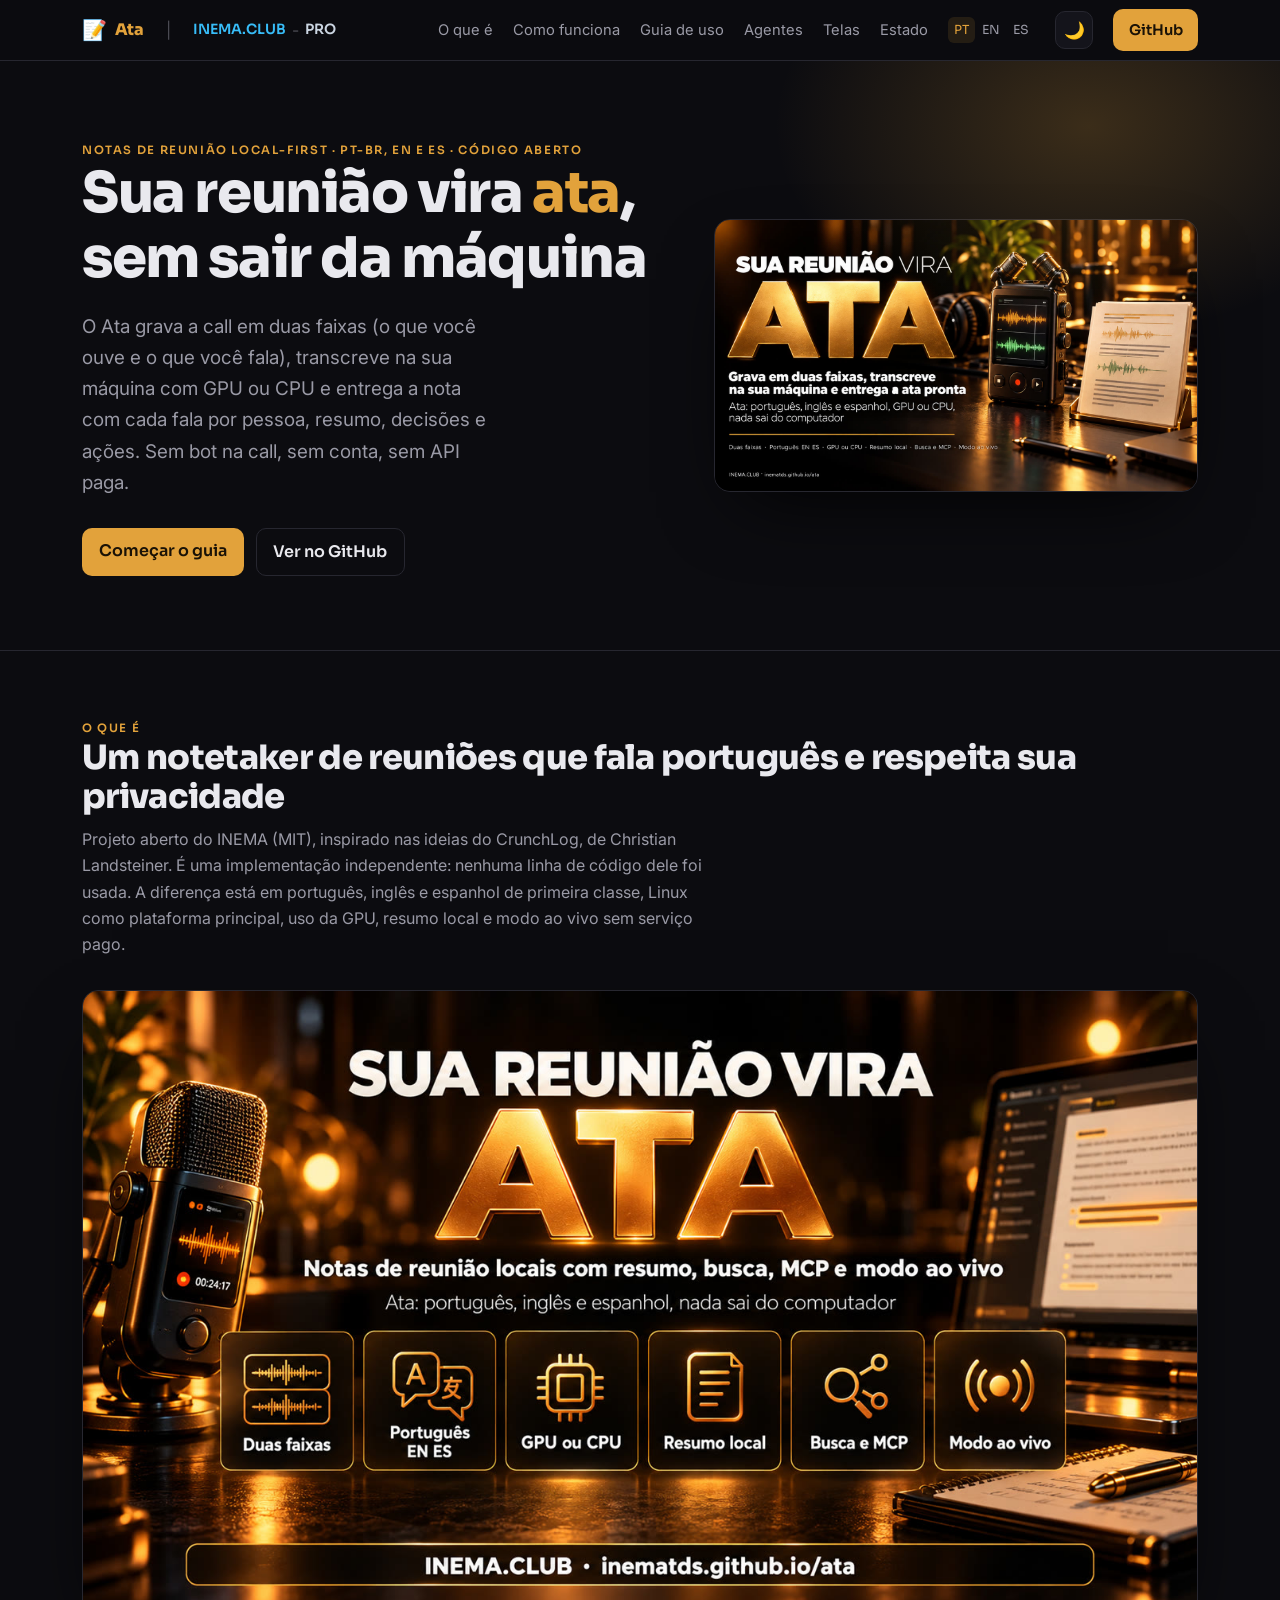
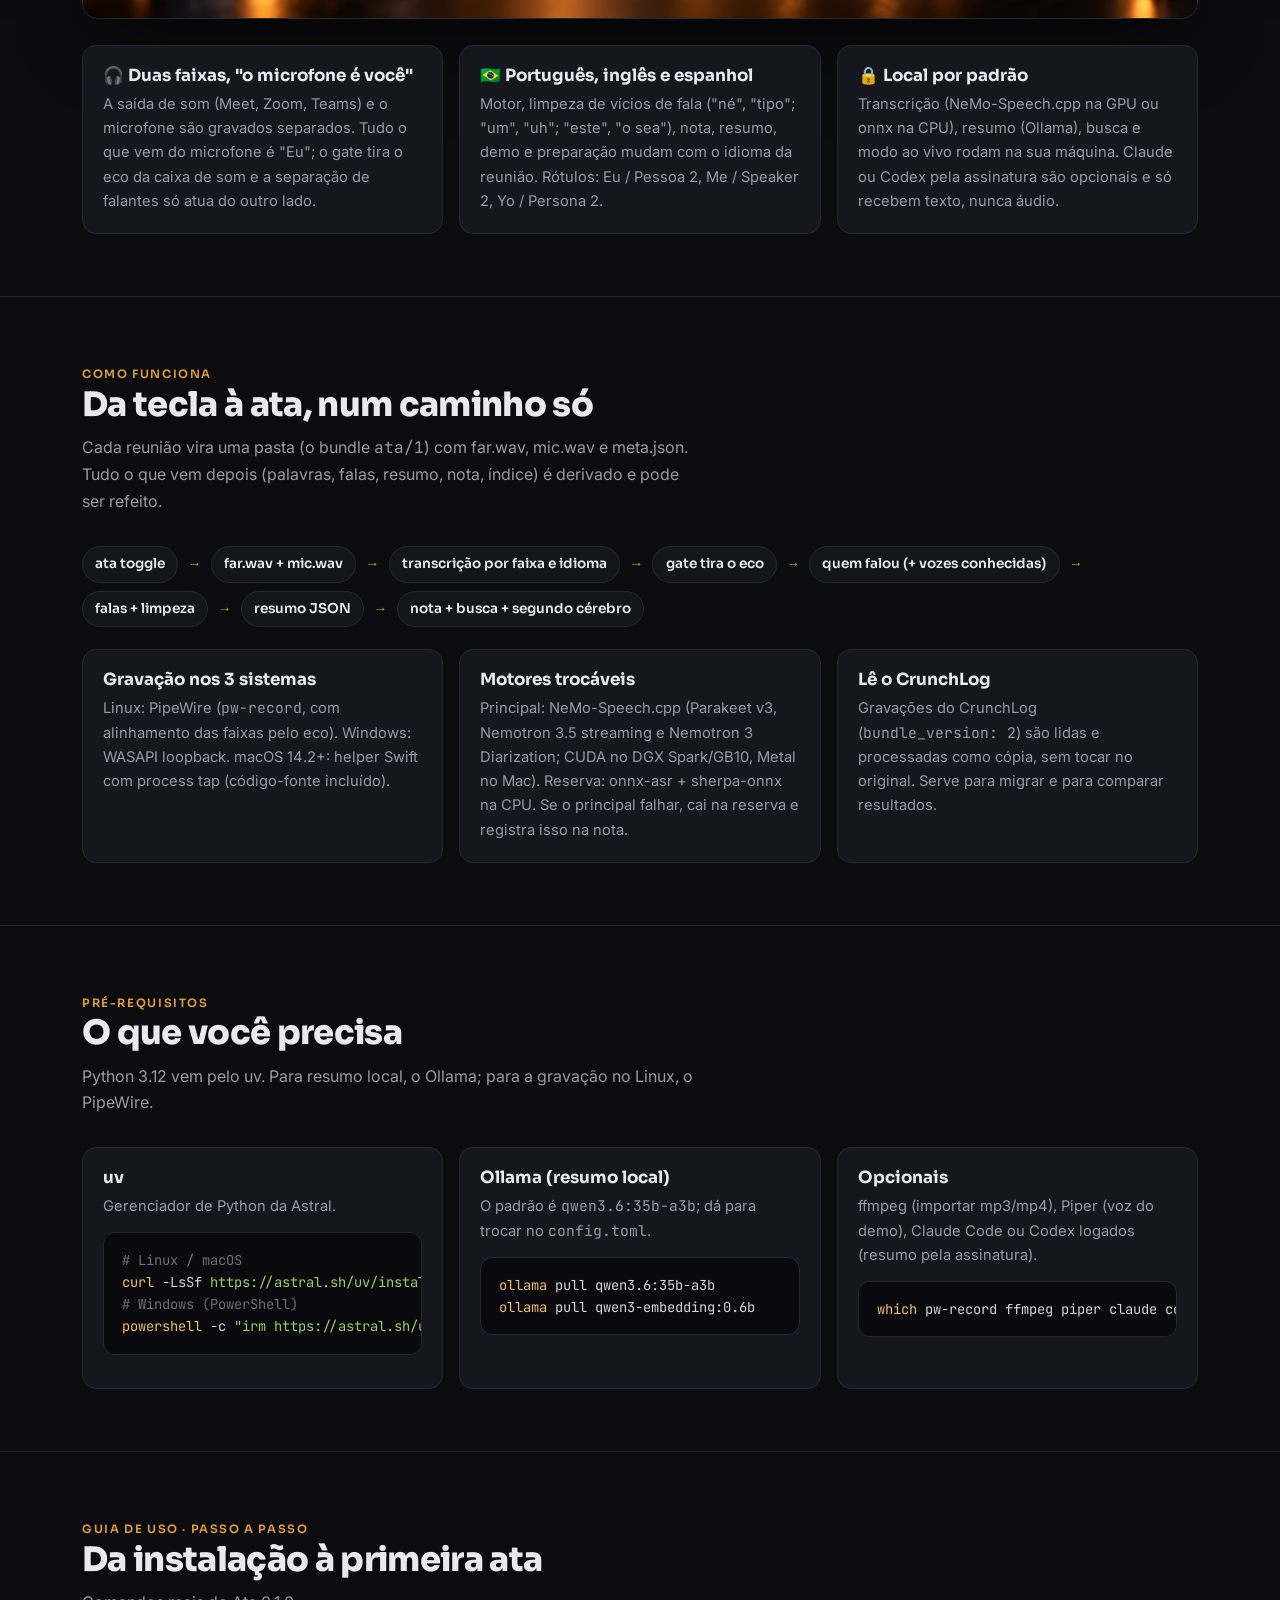
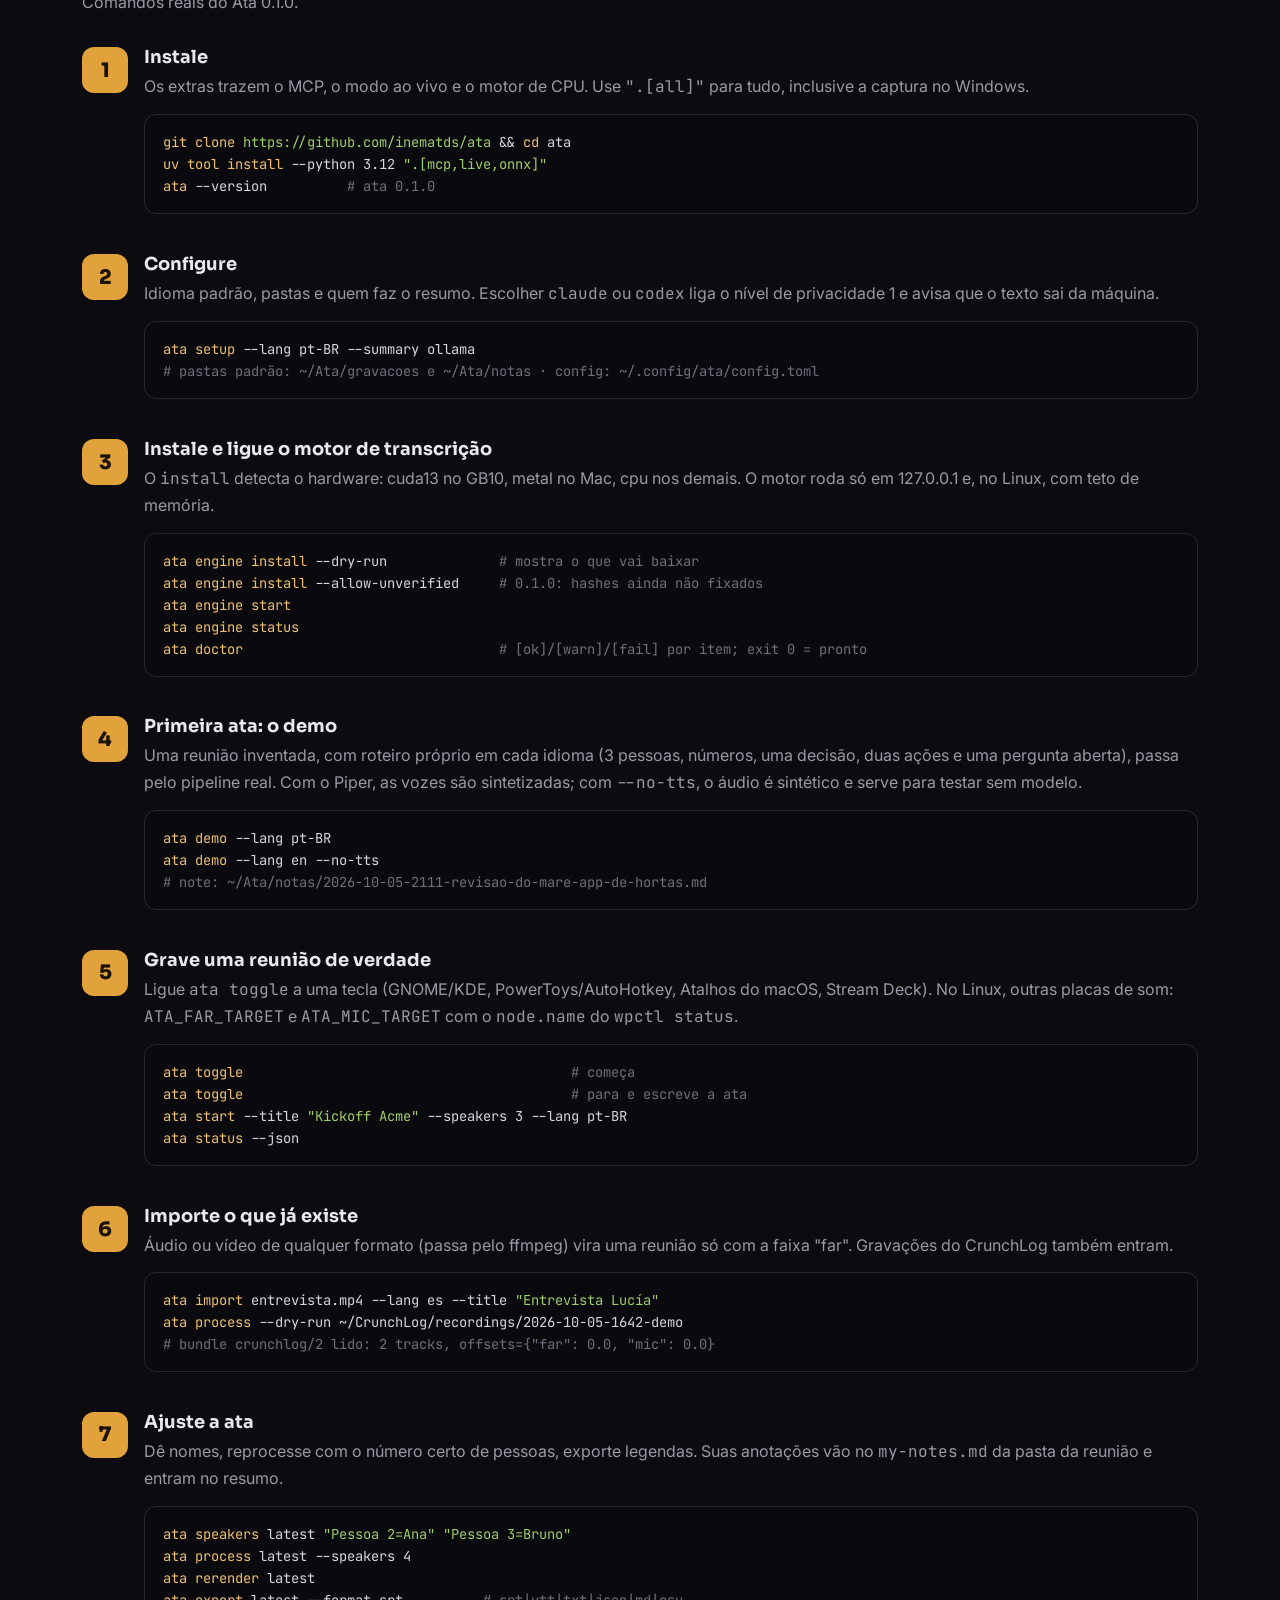
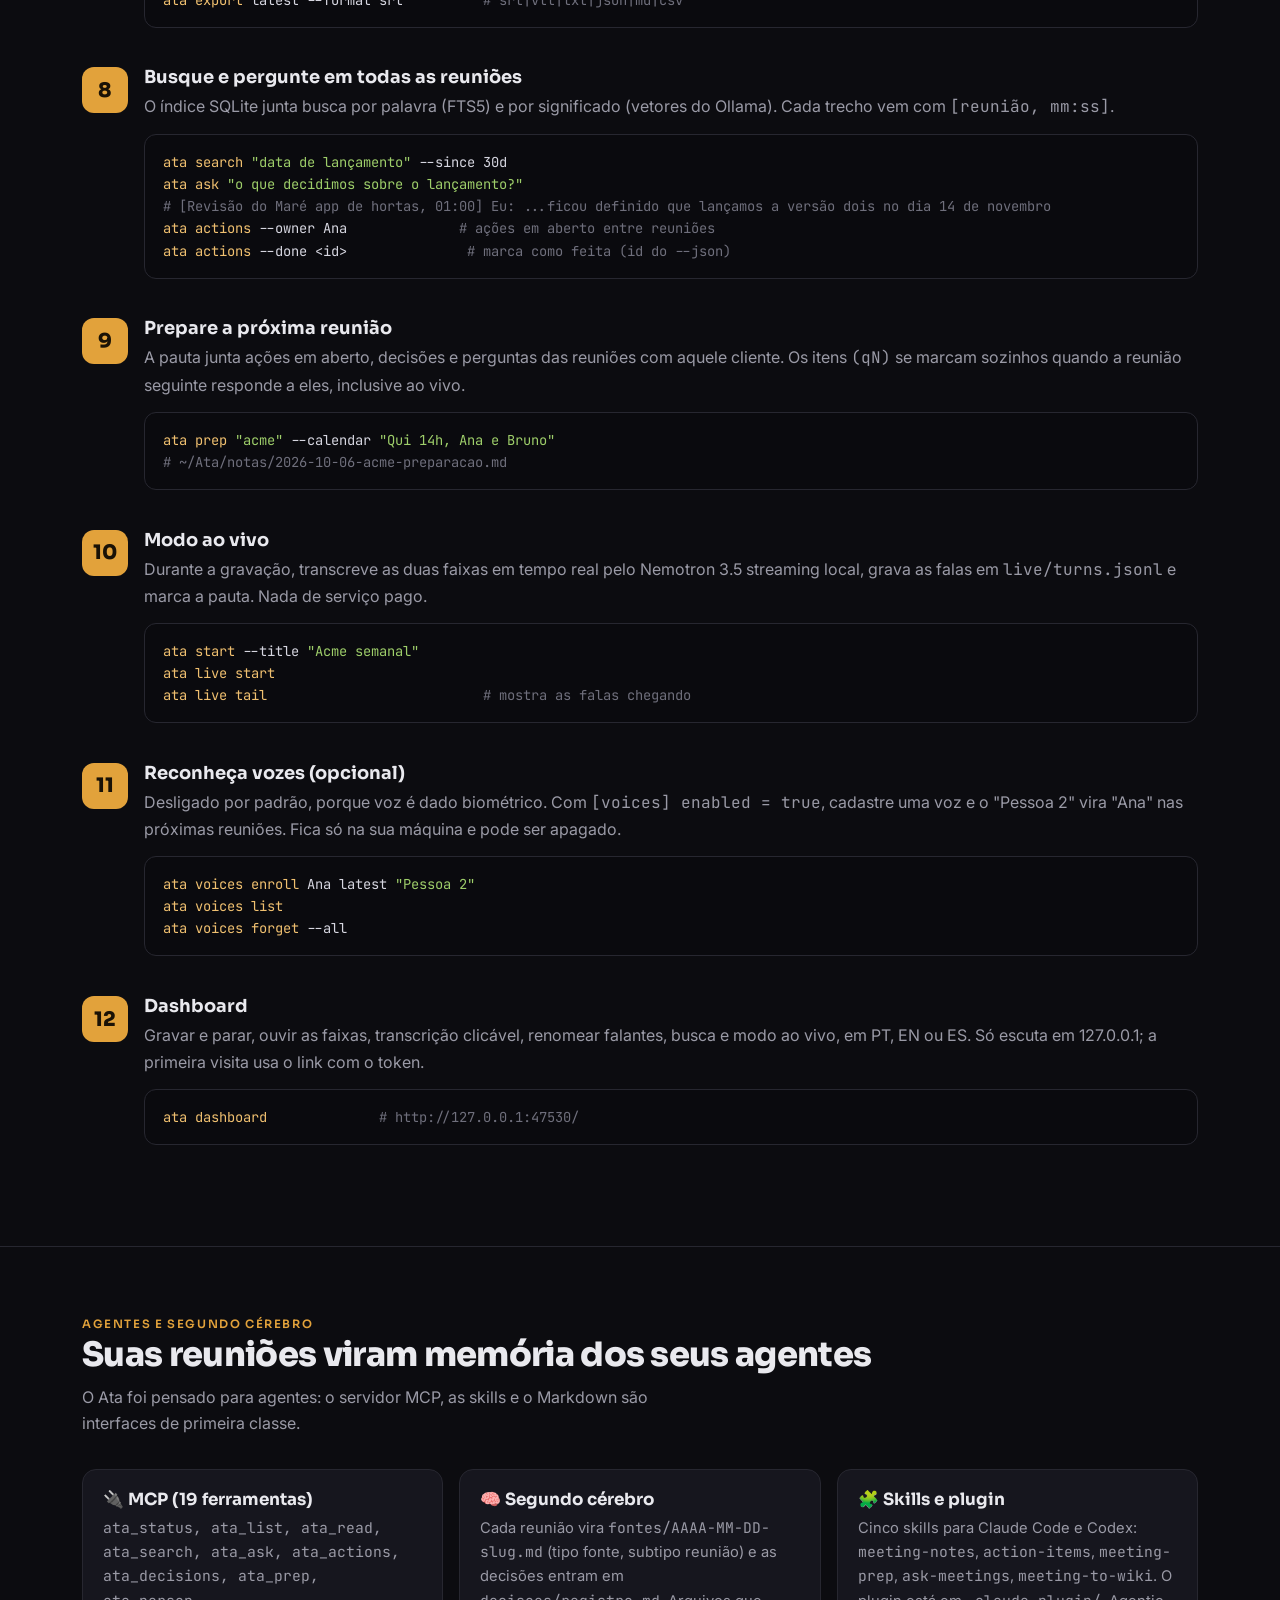
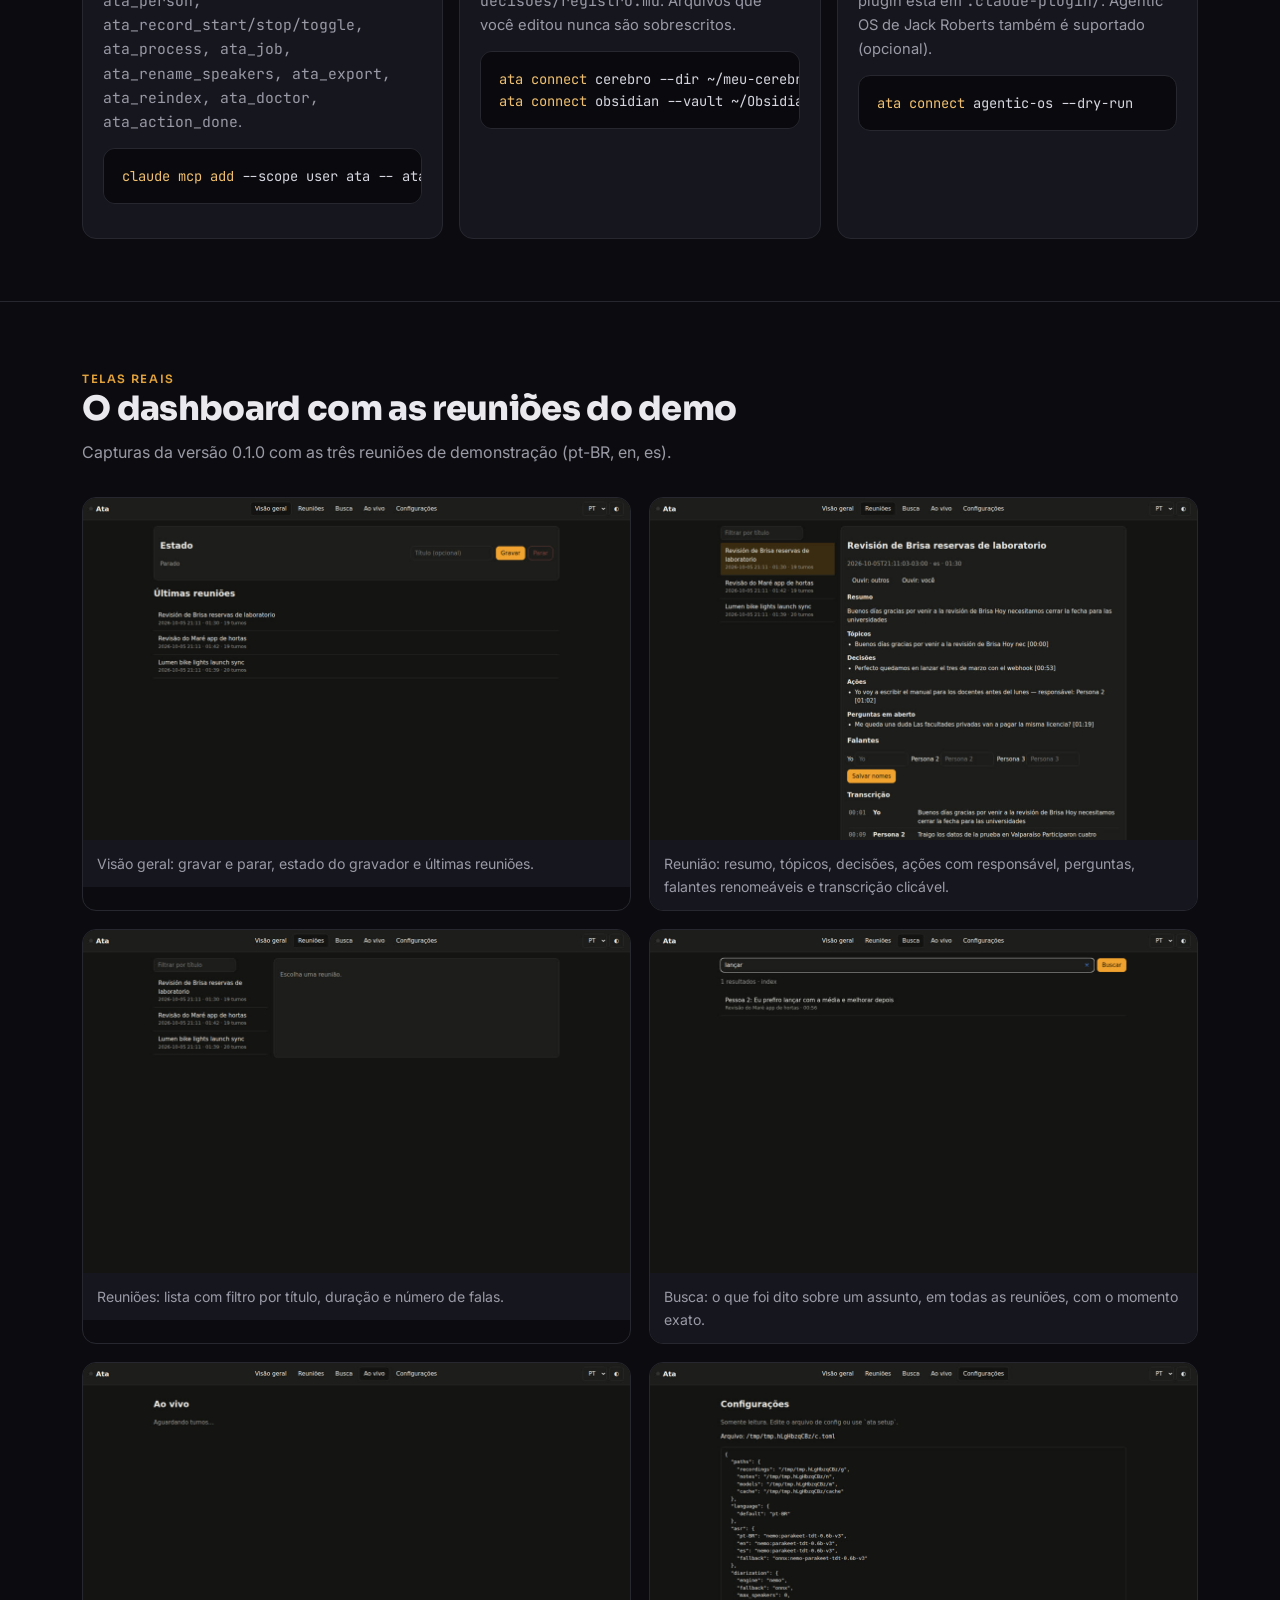
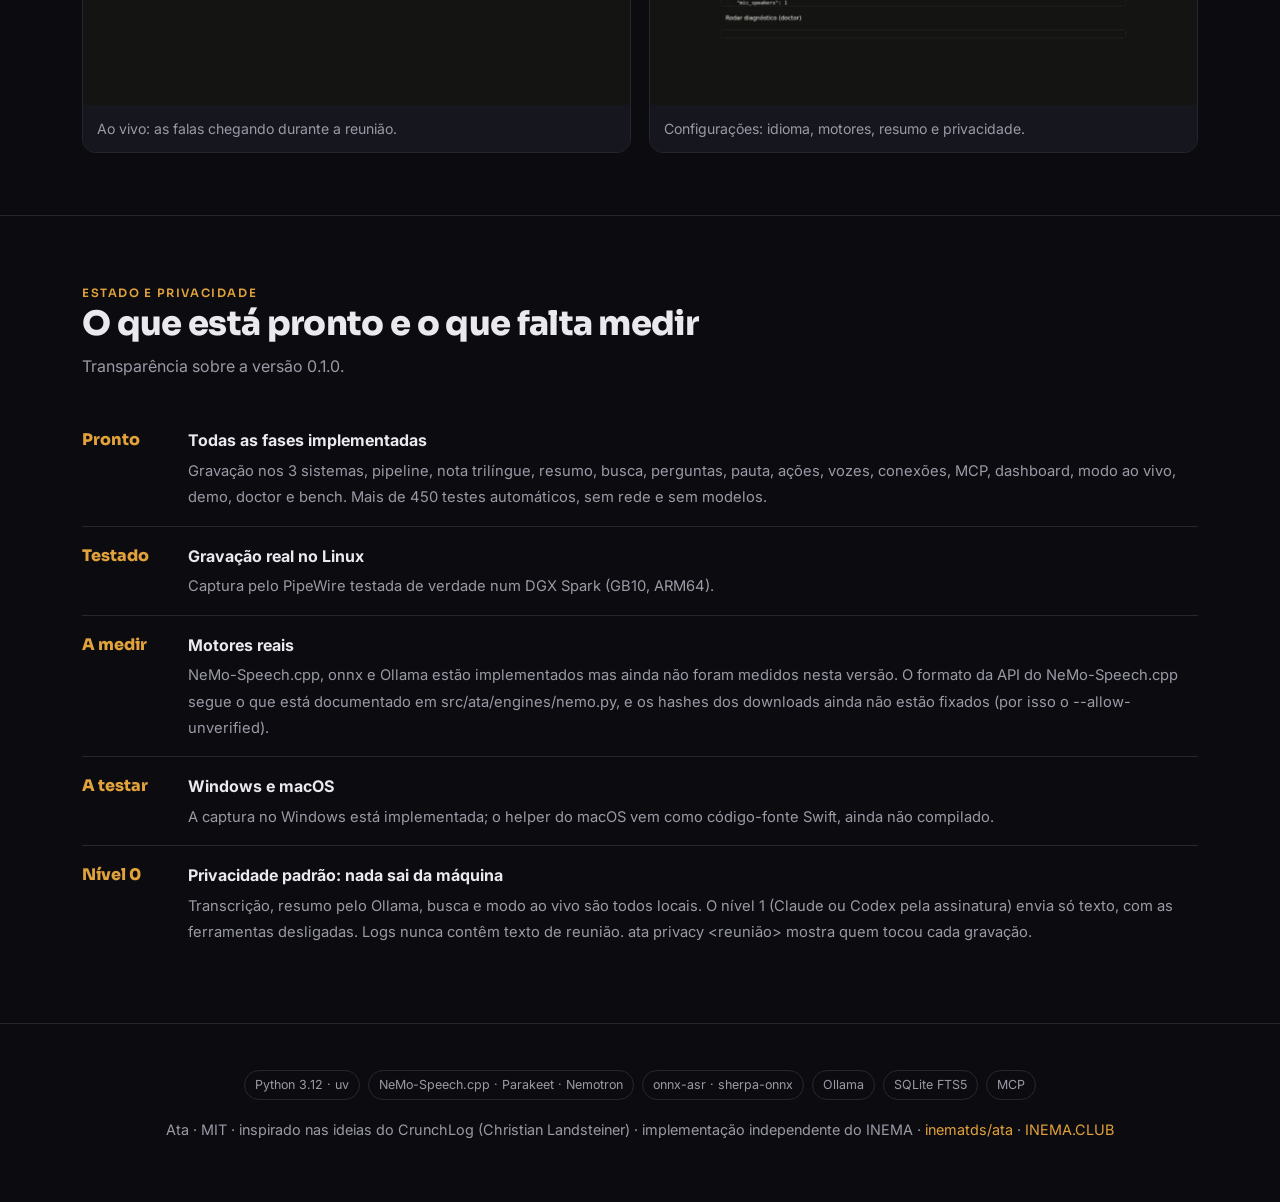
<file: guia/index.html>
<!DOCTYPE html>
<html lang="pt-BR">
<head>
<meta charset="utf-8">
<meta name="viewport" content="width=device-width, initial-scale=1">
<title>Ata — notas de reunião local-first em português, inglês e espanhol</title>
<meta name="description" content="Ata: grave reuniões em duas faixas, transcreva na sua máquina (GPU ou CPU) em português, inglês ou espanhol e receba a ata com cada fala por pessoa, resumo, busca, MCP e modo ao vivo. Código aberto do INEMA.">
<link rel="alternate" hreflang="pt-BR" href="https://inematds.github.io/ata/guia/">
<link rel="alternate" hreflang="en" href="https://inematds.github.io/ata/guia/en/">
<link rel="alternate" hreflang="es" href="https://inematds.github.io/ata/guia/es/">
<link rel="preconnect" href="https://fonts.googleapis.com">
<link rel="preconnect" href="https://fonts.gstatic.com" crossorigin>
<link href="https://fonts.googleapis.com/css2?family=Sora:wght@400;600;800&family=Inter:wght@400;500;600&family=JetBrains+Mono:wght@400;600&display=swap" rel="stylesheet">
<style>
  :root{
    --bg:#0c0c10; --bg2:#14141b; --card:#16161e; --line:#272730;
    --txt:#e9e9ee; --mut:#9a9aa6; --amb:#E2A23B; --amb2:#f0c070; --sky:#38bdf8; --pro:#cbd5e1;
    color-scheme:dark;
  }
  body.light{
    --bg:#f6f7f9; --bg2:#eceef2; --card:#ffffff; --line:#e1e3ea;
    --txt:#1a1a22; --mut:#5b5b68; --amb:#b9791d; --amb2:#a16207; --sky:#0369a1; --pro:#b45309;
    color-scheme:light;
  }
  body.light .hero .glow{opacity:.5}
  body.light pre{background:#0e0e14;color:#d6d6e0}
  body.light pre .c{color:#8a8a98}
  *{box-sizing:border-box}
  html{scroll-behavior:smooth}
  body{margin:0;background:var(--bg);color:var(--txt);font:16px/1.65 Inter,system-ui,sans-serif;-webkit-font-smoothing:antialiased}
  h1,h2,h3{font-family:Sora,sans-serif;line-height:1.15;margin:0}
  a{color:var(--amb);text-decoration:none}
  code,pre{font-family:"JetBrains Mono",monospace}
  .wrap{max-width:1160px;margin:0 auto;padding:0 22px}
  .mut{color:var(--mut)} .amb{color:var(--amb)}
  .chip{display:inline-block;font-size:.72rem;letter-spacing:.14em;text-transform:uppercase;color:var(--amb);font-weight:600;font-family:Sora}
  nav{position:sticky;top:0;z-index:30;backdrop-filter:blur(12px);background:rgba(12,12,16,.78);border-bottom:1px solid var(--line)}
  nav .wrap{display:flex;align-items:center;gap:22px;height:60px}
  nav .brand{display:flex;align-items:center;gap:8px;font-family:Sora;font-weight:800;letter-spacing:-.02em;color:var(--amb)}
  nav .brand .emoji{font-size:1.25rem}
  nav .sep{color:var(--mut);opacity:.45}
  nav .inema{color:var(--sky);font-weight:600;font-size:.88rem;font-family:Sora}
  nav .inema:hover{filter:brightness(1.15)}
  nav .pro{color:var(--pro);font-weight:600;font-size:.88rem;font-family:Sora}
  nav .pro:hover{filter:brightness(1.15)}
  nav .clubpro{display:inline-flex;align-items:center;gap:6px}
  nav .links{margin-left:auto;display:flex;align-items:center;gap:20px;font-size:.92rem}
  nav .links a.sec{color:var(--mut)} nav .links a.sec:hover{color:var(--txt)}
  .lang{display:inline-flex;gap:2px;font-family:Sora;font-size:.78rem}
  .lang a{color:var(--mut);padding:.2em .45em;border-radius:6px} .lang a.on{color:var(--amb);background:rgba(226,162,59,.12)}
  .tgl{background:var(--bg2);border:1px solid var(--line);color:var(--txt);width:38px;height:38px;border-radius:10px;cursor:pointer;display:inline-flex;align-items:center;justify-content:center;font-size:1.05rem}
  .tgl:hover{border-color:var(--amb)}
  .btn{display:inline-block;background:var(--amb);color:#1a1206;font-weight:600;padding:.6em 1.05em;border-radius:10px;font-family:Sora}
  .btn.ghost{background:transparent;color:var(--txt);border:1px solid var(--line)}
  @media(max-width:760px){nav .links a.sec{display:none}}
  @media(max-width:520px){nav .wrap{gap:8px;padding:8px 14px;height:auto;flex-wrap:wrap} nav .links{gap:8px;margin-left:0;width:100%;justify-content:space-between} nav .btn{padding:.45em .7em;font-size:.82rem} .tgl{width:34px;height:34px}}
  .hero{position:relative;overflow:hidden;border-bottom:1px solid var(--line)}
  .hero .glow{position:absolute;inset:-40% -20% auto auto;width:70%;height:600px;background:radial-gradient(closest-side,rgba(226,162,59,.22),transparent 70%);pointer-events:none}
  .hero .wrap{display:grid;grid-template-columns:1.1fr .9fr;gap:40px;align-items:center;padding:74px 22px}
  .hero h1{font-size:clamp(2.2rem,5vw,3.5rem);font-weight:800;letter-spacing:-.025em}
  .hero p.lead{font-size:1.18rem;color:var(--mut);margin:1.1em 0 1.6em;max-width:34ch}
  .hero .cta{display:flex;gap:12px;flex-wrap:wrap}
  .hero figure{margin:0;border-radius:16px;overflow:hidden;border:1px solid var(--line);box-shadow:0 30px 80px -30px #000}
  .hero figure img{width:100%;display:block}
  @media(max-width:780px){.hero .wrap{grid-template-columns:1fr;padding:48px 22px}}
  section{padding:62px 0;border-bottom:1px solid var(--line)}
  section h2{font-size:clamp(1.5rem,3.4vw,2.1rem);font-weight:800;letter-spacing:-.02em}
  section .sub{color:var(--mut);margin:.6em 0 2em;max-width:62ch}
  .grid{display:grid;gap:16px}
  .g3{grid-template-columns:repeat(3,1fr)} .g4{grid-template-columns:repeat(4,1fr)} .g2{grid-template-columns:repeat(2,1fr)}
  @media(max-width:820px){.g3,.g4{grid-template-columns:1fr 1fr}}
  @media(max-width:540px){.g2,.g3,.g4{grid-template-columns:1fr}}
  .card{background:var(--card);border:1px solid var(--line);border-radius:14px;padding:20px}
  .card h3{font-size:1.05rem;margin-bottom:.4em}
  .card p{color:var(--mut);font-size:.92rem;margin:0}
  .num{display:inline-flex;width:30px;height:30px;align-items:center;justify-content:center;border-radius:8px;background:rgba(226,162,59,.14);color:var(--amb);font-family:Sora;font-weight:800;font-size:.9rem;margin-bottom:.7em}
  .flow{display:flex;flex-wrap:wrap;gap:8px;align-items:center;margin-top:10px}
  .flow span{background:var(--bg2);border:1px solid var(--line);border-radius:999px;padding:.45em .9em;font-size:.85rem;font-family:Sora;font-weight:600}
  .flow .arr{color:var(--amb);border:none;background:none;padding:0 .1em}
  pre{background:#0a0a0e;border:1px solid var(--line);border-radius:12px;padding:16px 18px;overflow:auto;font-size:.86rem;line-height:1.6;color:#d6d6e0}
  pre .c{color:#6f6f7c} pre .k{color:var(--amb2)} pre .s{color:#9ece6a}
  .step{display:grid;grid-template-columns:46px minmax(0,1fr);gap:16px;margin-bottom:26px}
  .step>div,.card{min-width:0}
  p code,li code,td code{overflow-wrap:anywhere}
  .step .b{width:46px;height:46px;border-radius:12px;background:var(--amb);color:#1a1206;font-family:Sora;font-weight:800;font-size:1.25rem;display:flex;align-items:center;justify-content:center}
  .step h3{font-size:1.12rem;margin-bottom:.3em}
  .step p{color:var(--mut);margin:.2em 0 .7em}
  .ex{display:grid;grid-template-columns:1fr 1fr;gap:18px}
  @media(max-width:680px){.ex{grid-template-columns:1fr}}
  .ex figure{margin:0;border-radius:14px;overflow:hidden;border:1px solid var(--line)}
  .ex figure img{width:100%;display:block}
  .ex figcaption{padding:12px 14px;font-size:.88rem;color:var(--mut);background:var(--card)}
  .phase{display:flex;gap:14px;padding:16px 0;border-bottom:1px solid var(--line)}
  .phase:last-child{border:none}
  .phase .tag{flex:0 0 92px;font-family:Sora;font-weight:800;color:var(--amb)}
  .phase .d strong{display:block;margin-bottom:.2em}
  .phase .d span{color:var(--mut);font-size:.92rem}
  footer{padding:46px 0;text-align:center;color:var(--mut);font-size:.9rem}
  .pill{display:inline-block;border:1px solid var(--line);border-radius:999px;padding:.3em .8em;font-size:.78rem;color:var(--mut);margin:0 4px}
</style>
</head>
<body>

<nav><div class="wrap">
  <a class="brand" href="#top"><span class="emoji">📝</span> Ata</a>
  <span class="sep">|</span>
  <span class="clubpro">
    <a class="inema" href="https://inema.club" target="_blank" rel="noopener">INEMA.CLUB</a>
    <span class="sep">-</span>
    <a class="pro" href="https://inema.pro" target="_blank" rel="noopener">PRO</a>
  </span>
  <div class="links">
    <a class="sec" href="#oque">O que é</a>
    <a class="sec" href="#fluxo">Como funciona</a>
    <a class="sec" href="#guia">Guia de uso</a>
    <a class="sec" href="#agentes">Agentes</a>
    <a class="sec" href="#exemplos">Telas</a>
    <a class="sec" href="#roadmap">Estado</a>
    <span class="lang"><a class="on" href="./">PT</a><a href="en/">EN</a><a href="es/">ES</a></span>
    <button class="tgl" id="themeToggle" aria-label="Alternar tema" title="Alternar tema">🌙</button>
    <a class="btn" href="https://github.com/inematds/ata" target="_blank" rel="noopener">GitHub</a>
  </div>
</div></nav>

<header class="hero" id="top">
  <div class="glow"></div>
  <div class="wrap">
    <div>
      <span class="chip">Notas de reunião local-first · pt-BR, EN e ES · código aberto</span>
      <h1>Sua reunião vira <span class="amb">ata</span>, sem sair da máquina</h1>
      <p class="lead">O Ata grava a call em duas faixas (o que você ouve e o que você fala), transcreve na sua máquina com GPU ou CPU e entrega a nota com cada fala por pessoa, resumo, decisões e ações. Sem bot na call, sem conta, sem API paga.</p>
      <div class="cta">
        <a class="btn" href="#guia">Começar o guia</a>
        <a class="btn ghost" href="https://github.com/inematds/ata" target="_blank" rel="noopener">Ver no GitHub</a>
      </div>
    </div>
    <figure><img src="assets/banner.jpg" alt="Ata: sua reunião vira ata"></figure>
  </div>
</header>

<section id="oque"><div class="wrap">
  <span class="chip">O que é</span>
  <h2>Um notetaker de reuniões que fala português e respeita sua privacidade</h2>
  <p class="sub">Projeto aberto do INEMA (MIT), inspirado nas ideias do CrunchLog, de Christian Landsteiner. É uma implementação independente: nenhuma linha de código dele foi usada. A diferença está em português, inglês e espanhol de primeira classe, Linux como plataforma principal, uso da GPU, resumo local e modo ao vivo sem serviço pago.</p>
  <figure style="margin:0 0 26px;border-radius:16px;overflow:hidden;border:1px solid var(--line);box-shadow:0 30px 80px -30px #000"><img src="assets/banner-grade.jpg" alt="Recursos do Ata: duas faixas, português, inglês e espanhol, GPU ou CPU, resumo local, busca e MCP, modo ao vivo" loading="lazy" style="width:100%;display:block"></figure>
  <div class="grid g3">
    <div class="card"><h3>🎧 Duas faixas, "o microfone é você"</h3><p>A saída de som (Meet, Zoom, Teams) e o microfone são gravados separados. Tudo o que vem do microfone é "Eu"; o gate tira o eco da caixa de som e a separação de falantes só atua do outro lado.</p></div>
    <div class="card"><h3>🇧🇷 Português, inglês e espanhol</h3><p>Motor, limpeza de vícios de fala ("né", "tipo"; "um", "uh"; "este", "o sea"), nota, resumo, demo e preparação mudam com o idioma da reunião. Rótulos: Eu / Pessoa 2, Me / Speaker 2, Yo / Persona 2.</p></div>
    <div class="card"><h3>🔒 Local por padrão</h3><p>Transcrição (NeMo-Speech.cpp na GPU ou onnx na CPU), resumo (Ollama), busca e modo ao vivo rodam na sua máquina. Claude ou Codex pela assinatura são opcionais e só recebem texto, nunca áudio.</p></div>
  </div>
</div></section>

<section id="fluxo"><div class="wrap">
  <span class="chip">Como funciona</span>
  <h2>Da tecla à ata, num caminho só</h2>
  <p class="sub">Cada reunião vira uma pasta (o bundle <code>ata/1</code>) com far.wav, mic.wav e meta.json. Tudo o que vem depois (palavras, falas, resumo, nota, índice) é derivado e pode ser refeito.</p>
  <div class="flow">
    <span>ata toggle</span><span class="arr">→</span>
    <span>far.wav + mic.wav</span><span class="arr">→</span>
    <span>transcrição por faixa e idioma</span><span class="arr">→</span>
    <span>gate tira o eco</span><span class="arr">→</span>
    <span>quem falou (+ vozes conhecidas)</span><span class="arr">→</span>
    <span>falas + limpeza</span><span class="arr">→</span>
    <span>resumo JSON</span><span class="arr">→</span>
    <span>nota + busca + segundo cérebro</span>
  </div>
  <div class="grid g3" style="margin-top:22px">
    <div class="card"><h3>Gravação nos 3 sistemas</h3><p>Linux: PipeWire (<code>pw-record</code>, com alinhamento das faixas pelo eco). Windows: WASAPI loopback. macOS 14.2+: helper Swift com process tap (código-fonte incluído).</p></div>
    <div class="card"><h3>Motores trocáveis</h3><p>Principal: NeMo-Speech.cpp (Parakeet v3, Nemotron 3.5 streaming e Nemotron 3 Diarization; CUDA no DGX Spark/GB10, Metal no Mac). Reserva: onnx-asr + sherpa-onnx na CPU. Se o principal falhar, cai na reserva e registra isso na nota.</p></div>
    <div class="card"><h3>Lê o CrunchLog</h3><p>Gravações do CrunchLog (<code>bundle_version: 2</code>) são lidas e processadas como cópia, sem tocar no original. Serve para migrar e para comparar resultados.</p></div>
  </div>
</div></section>

<section id="pre"><div class="wrap">
  <span class="chip">Pré-requisitos</span>
  <h2>O que você precisa</h2>
  <p class="sub">Python 3.12 vem pelo uv. Para resumo local, o Ollama; para a gravação no Linux, o PipeWire.</p>
  <div class="grid g3">
    <div class="card"><h3>uv</h3><p>Gerenciador de Python da Astral.</p><pre><span class="c"># Linux / macOS</span>
<span class="k">curl</span> -LsSf <span class="s">https://astral.sh/uv/install.sh</span> | sh
<span class="c"># Windows (PowerShell)</span>
<span class="k">powershell</span> -c <span class="s">"irm https://astral.sh/uv/install.ps1 | iex"</span></pre></div>
    <div class="card"><h3>Ollama (resumo local)</h3><p>O padrão é <code>qwen3.6:35b-a3b</code>; dá para trocar no <code>config.toml</code>.</p><pre><span class="k">ollama</span> pull qwen3.6:35b-a3b
<span class="k">ollama</span> pull qwen3-embedding:0.6b</pre></div>
    <div class="card"><h3>Opcionais</h3><p>ffmpeg (importar mp3/mp4), Piper (voz do demo), Claude Code ou Codex logados (resumo pela assinatura).</p><pre><span class="k">which</span> pw-record ffmpeg piper claude codex</pre></div>
  </div>
</div></section>

<section id="guia"><div class="wrap">
  <span class="chip">Guia de uso · passo a passo</span>
  <h2>Da instalação à primeira ata</h2>
  <p class="sub">Comandos reais do Ata 0.1.0.</p>

  <div class="step"><div class="b">1</div><div>
    <h3>Instale</h3>
    <p>Os extras trazem o MCP, o modo ao vivo e o motor de CPU. Use <code>".[all]"</code> para tudo, inclusive a captura no Windows.</p>
<pre><span class="k">git clone</span> <span class="s">https://github.com/inematds/ata</span> && <span class="k">cd</span> ata
<span class="k">uv tool install</span> --python 3.12 <span class="s">".[mcp,live,onnx]"</span>
<span class="k">ata</span> --version          <span class="c"># ata 0.1.0</span></pre>
  </div></div>

  <div class="step"><div class="b">2</div><div>
    <h3>Configure</h3>
    <p>Idioma padrão, pastas e quem faz o resumo. Escolher <code>claude</code> ou <code>codex</code> liga o nível de privacidade 1 e avisa que o texto sai da máquina.</p>
<pre><span class="k">ata setup</span> --lang pt-BR --summary ollama
<span class="c"># pastas padrão: ~/Ata/gravacoes e ~/Ata/notas · config: ~/.config/ata/config.toml</span></pre>
  </div></div>

  <div class="step"><div class="b">3</div><div>
    <h3>Instale e ligue o motor de transcrição</h3>
    <p>O <code>install</code> detecta o hardware: cuda13 no GB10, metal no Mac, cpu nos demais. O motor roda só em 127.0.0.1 e, no Linux, com teto de memória.</p>
<pre><span class="k">ata engine install</span> --dry-run              <span class="c"># mostra o que vai baixar</span>
<span class="k">ata engine install</span> --allow-unverified     <span class="c"># 0.1.0: hashes ainda não fixados</span>
<span class="k">ata engine start</span>
<span class="k">ata engine status</span>
<span class="k">ata doctor</span>                                <span class="c"># [ok]/[warn]/[fail] por item; exit 0 = pronto</span></pre>
  </div></div>

  <div class="step"><div class="b">4</div><div>
    <h3>Primeira ata: o demo</h3>
    <p>Uma reunião inventada, com roteiro próprio em cada idioma (3 pessoas, números, uma decisão, duas ações e uma pergunta aberta), passa pelo pipeline real. Com o Piper, as vozes são sintetizadas; com <code>--no-tts</code>, o áudio é sintético e serve para testar sem modelo.</p>
<pre><span class="k">ata demo</span> --lang pt-BR
<span class="k">ata demo</span> --lang en --no-tts
<span class="c"># note: ~/Ata/notas/2026-10-05-2111-revisao-do-mare-app-de-hortas.md</span></pre>
  </div></div>

  <div class="step"><div class="b">5</div><div>
    <h3>Grave uma reunião de verdade</h3>
    <p>Ligue <code>ata toggle</code> a uma tecla (GNOME/KDE, PowerToys/AutoHotkey, Atalhos do macOS, Stream Deck). No Linux, outras placas de som: <code>ATA_FAR_TARGET</code> e <code>ATA_MIC_TARGET</code> com o <code>node.name</code> do <code>wpctl status</code>.</p>
<pre><span class="k">ata toggle</span>                                         <span class="c"># começa</span>
<span class="k">ata toggle</span>                                         <span class="c"># para e escreve a ata</span>
<span class="k">ata start</span> --title <span class="s">"Kickoff Acme"</span> --speakers 3 --lang pt-BR
<span class="k">ata status</span> --json</pre>
  </div></div>

  <div class="step"><div class="b">6</div><div>
    <h3>Importe o que já existe</h3>
    <p>Áudio ou vídeo de qualquer formato (passa pelo ffmpeg) vira uma reunião só com a faixa "far". Gravações do CrunchLog também entram.</p>
<pre><span class="k">ata import</span> entrevista.mp4 --lang es --title <span class="s">"Entrevista Lucía"</span>
<span class="k">ata process</span> --dry-run ~/CrunchLog/recordings/2026-10-05-1642-demo
<span class="c"># bundle crunchlog/2 lido: 2 tracks, offsets={"far": 0.0, "mic": 0.0}</span></pre>
  </div></div>

  <div class="step"><div class="b">7</div><div>
    <h3>Ajuste a ata</h3>
    <p>Dê nomes, reprocesse com o número certo de pessoas, exporte legendas. Suas anotações vão no <code>my-notes.md</code> da pasta da reunião e entram no resumo.</p>
<pre><span class="k">ata speakers</span> latest <span class="s">"Pessoa 2=Ana"</span> <span class="s">"Pessoa 3=Bruno"</span>
<span class="k">ata process</span> latest --speakers 4
<span class="k">ata rerender</span> latest
<span class="k">ata export</span> latest --format srt          <span class="c"># srt|vtt|txt|json|md|csv</span></pre>
  </div></div>

  <div class="step"><div class="b">8</div><div>
    <h3>Busque e pergunte em todas as reuniões</h3>
    <p>O índice SQLite junta busca por palavra (FTS5) e por significado (vetores do Ollama). Cada trecho vem com <code>[reunião, mm:ss]</code>.</p>
<pre><span class="k">ata search</span> <span class="s">"data de lançamento"</span> --since 30d
<span class="k">ata ask</span> <span class="s">"o que decidimos sobre o lançamento?"</span>
<span class="c"># [Revisão do Maré app de hortas, 01:00] Eu: ...ficou definido que lançamos a versão dois no dia 14 de novembro</span>
<span class="k">ata actions</span> --owner Ana              <span class="c"># ações em aberto entre reuniões</span>
<span class="k">ata actions</span> --done &lt;id&gt;               <span class="c"># marca como feita (id do --json)</span></pre>
  </div></div>

  <div class="step"><div class="b">9</div><div>
    <h3>Prepare a próxima reunião</h3>
    <p>A pauta junta ações em aberto, decisões e perguntas das reuniões com aquele cliente. Os itens <code>(qN)</code> se marcam sozinhos quando a reunião seguinte responde a eles, inclusive ao vivo.</p>
<pre><span class="k">ata prep</span> <span class="s">"acme"</span> --calendar <span class="s">"Qui 14h, Ana e Bruno"</span>
<span class="c"># ~/Ata/notas/2026-10-06-acme-preparacao.md</span></pre>
  </div></div>

  <div class="step"><div class="b">10</div><div>
    <h3>Modo ao vivo</h3>
    <p>Durante a gravação, transcreve as duas faixas em tempo real pelo Nemotron 3.5 streaming local, grava as falas em <code>live/turns.jsonl</code> e marca a pauta. Nada de serviço pago.</p>
<pre><span class="k">ata start</span> --title <span class="s">"Acme semanal"</span>
<span class="k">ata live start</span>
<span class="k">ata live tail</span>                           <span class="c"># mostra as falas chegando</span></pre>
  </div></div>

  <div class="step"><div class="b">11</div><div>
    <h3>Reconheça vozes (opcional)</h3>
    <p>Desligado por padrão, porque voz é dado biométrico. Com <code>[voices] enabled = true</code>, cadastre uma voz e o "Pessoa 2" vira "Ana" nas próximas reuniões. Fica só na sua máquina e pode ser apagado.</p>
<pre><span class="k">ata voices enroll</span> Ana latest <span class="s">"Pessoa 2"</span>
<span class="k">ata voices list</span>
<span class="k">ata voices forget</span> --all</pre>
  </div></div>

  <div class="step"><div class="b">12</div><div>
    <h3>Dashboard</h3>
    <p>Gravar e parar, ouvir as faixas, transcrição clicável, renomear falantes, busca e modo ao vivo, em PT, EN ou ES. Só escuta em 127.0.0.1; a primeira visita usa o link com o token.</p>
<pre><span class="k">ata dashboard</span>              <span class="c"># http://127.0.0.1:47530/</span></pre>
  </div></div>
</div></section>

<section id="agentes"><div class="wrap">
  <span class="chip">Agentes e segundo cérebro</span>
  <h2>Suas reuniões viram memória dos seus agentes</h2>
  <p class="sub">O Ata foi pensado para agentes: o servidor MCP, as skills e o Markdown são interfaces de primeira classe.</p>
  <div class="grid g3">
    <div class="card"><h3>🔌 MCP (19 ferramentas)</h3><p><code>ata_status, ata_list, ata_read, ata_search, ata_ask, ata_actions, ata_decisions, ata_prep, ata_person, ata_record_start/stop/toggle, ata_process, ata_job, ata_rename_speakers, ata_export, ata_reindex, ata_doctor, ata_action_done</code>.</p><pre><span class="k">claude mcp add</span> --scope user ata -- ata mcp</pre></div>
    <div class="card"><h3>🧠 Segundo cérebro</h3><p>Cada reunião vira <code>fontes/AAAA-MM-DD-slug.md</code> (tipo fonte, subtipo reunião) e as decisões entram em <code>decisoes/registro.md</code>. Arquivos que você editou nunca são sobrescritos.</p><pre><span class="k">ata connect</span> cerebro --dir ~/meu-cerebro
<span class="k">ata connect</span> obsidian --vault ~/Obsidian</pre></div>
    <div class="card"><h3>🧩 Skills e plugin</h3><p>Cinco skills para Claude Code e Codex: <code>meeting-notes</code>, <code>action-items</code>, <code>meeting-prep</code>, <code>ask-meetings</code>, <code>meeting-to-wiki</code>. O plugin está em <code>.claude-plugin/</code>. Agentic OS de Jack Roberts também é suportado (opcional).</p><pre><span class="k">ata connect</span> agentic-os --dry-run</pre></div>
  </div>
</div></section>

<section id="exemplos"><div class="wrap">
  <span class="chip">Telas reais</span>
  <h2>O dashboard com as reuniões do demo</h2>
  <p class="sub">Capturas da versão 0.1.0 com as três reuniões de demonstração (pt-BR, en, es).</p>
  <div class="ex">
    <figure><img src="assets/dash-home.jpg" alt="Visão geral com gravar e parar e as últimas reuniões" loading="lazy"><figcaption>Visão geral: gravar e parar, estado do gravador e últimas reuniões.</figcaption></figure>
    <figure><img src="assets/dash-meeting.jpg" alt="Reunião aberta com resumo, decisões, ações e transcrição" loading="lazy"><figcaption>Reunião: resumo, tópicos, decisões, ações com responsável, perguntas, falantes renomeáveis e transcrição clicável.</figcaption></figure>
    <figure><img src="assets/dash-meetings.jpg" alt="Lista de reuniões com filtro" loading="lazy"><figcaption>Reuniões: lista com filtro por título, duração e número de falas.</figcaption></figure>
    <figure><img src="assets/dash-search.jpg" alt="Busca em todas as reuniões" loading="lazy"><figcaption>Busca: o que foi dito sobre um assunto, em todas as reuniões, com o momento exato.</figcaption></figure>
    <figure><img src="assets/dash-live.jpg" alt="Página do modo ao vivo" loading="lazy"><figcaption>Ao vivo: as falas chegando durante a reunião.</figcaption></figure>
    <figure><img src="assets/dash-settings.jpg" alt="Configurações" loading="lazy"><figcaption>Configurações: idioma, motores, resumo e privacidade.</figcaption></figure>
  </div>
</div></section>

<section id="roadmap"><div class="wrap">
  <span class="chip">Estado e privacidade</span>
  <h2>O que está pronto e o que falta medir</h2>
  <p class="sub">Transparência sobre a versão 0.1.0.</p>
  <div class="phase"><div class="tag">Pronto</div><div class="d"><strong>Todas as fases implementadas</strong><span>Gravação nos 3 sistemas, pipeline, nota trilíngue, resumo, busca, perguntas, pauta, ações, vozes, conexões, MCP, dashboard, modo ao vivo, demo, doctor e bench. Mais de 450 testes automáticos, sem rede e sem modelos.</span></div></div>
  <div class="phase"><div class="tag">Testado</div><div class="d"><strong>Gravação real no Linux</strong><span>Captura pelo PipeWire testada de verdade num DGX Spark (GB10, ARM64).</span></div></div>
  <div class="phase"><div class="tag">A medir</div><div class="d"><strong>Motores reais</strong><span>NeMo-Speech.cpp, onnx e Ollama estão implementados mas ainda não foram medidos nesta versão. O formato da API do NeMo-Speech.cpp segue o que está documentado em src/ata/engines/nemo.py, e os hashes dos downloads ainda não estão fixados (por isso o --allow-unverified).</span></div></div>
  <div class="phase"><div class="tag">A testar</div><div class="d"><strong>Windows e macOS</strong><span>A captura no Windows está implementada; o helper do macOS vem como código-fonte Swift, ainda não compilado.</span></div></div>
  <div class="phase"><div class="tag">Nível 0</div><div class="d"><strong>Privacidade padrão: nada sai da máquina</strong><span>Transcrição, resumo pelo Ollama, busca e modo ao vivo são todos locais. O nível 1 (Claude ou Codex pela assinatura) envia só texto, com as ferramentas desligadas. Logs nunca contêm texto de reunião. ata privacy &lt;reunião&gt; mostra quem tocou cada gravação.</span></div></div>
</div></section>

<footer>
  <div class="wrap">
    <div class="pill">Python 3.12 · uv</div><div class="pill">NeMo-Speech.cpp · Parakeet · Nemotron</div><div class="pill">onnx-asr · sherpa-onnx</div><div class="pill">Ollama</div><div class="pill">SQLite FTS5</div><div class="pill">MCP</div>
    <p style="margin-top:18px">Ata · MIT · inspirado nas ideias do CrunchLog (Christian Landsteiner) · implementação independente do INEMA ·
      <a href="https://github.com/inematds/ata">inematds/ata</a> ·
      <a href="https://inema.club">INEMA.CLUB</a></p>
  </div>
</footer>

<script>
  (function(){
    var KEY='ata-theme';
    var b=document.body, t=document.getElementById('themeToggle');
    if(localStorage.getItem(KEY)==='light'){ b.classList.add('light'); t.textContent='☀️'; }
    t.addEventListener('click',function(){
      var light=b.classList.toggle('light');
      t.textContent=light?'☀️':'🌙';
      localStorage.setItem(KEY, light?'light':'dark');
    });
  })();
</script>
</body>
</html>
</file>
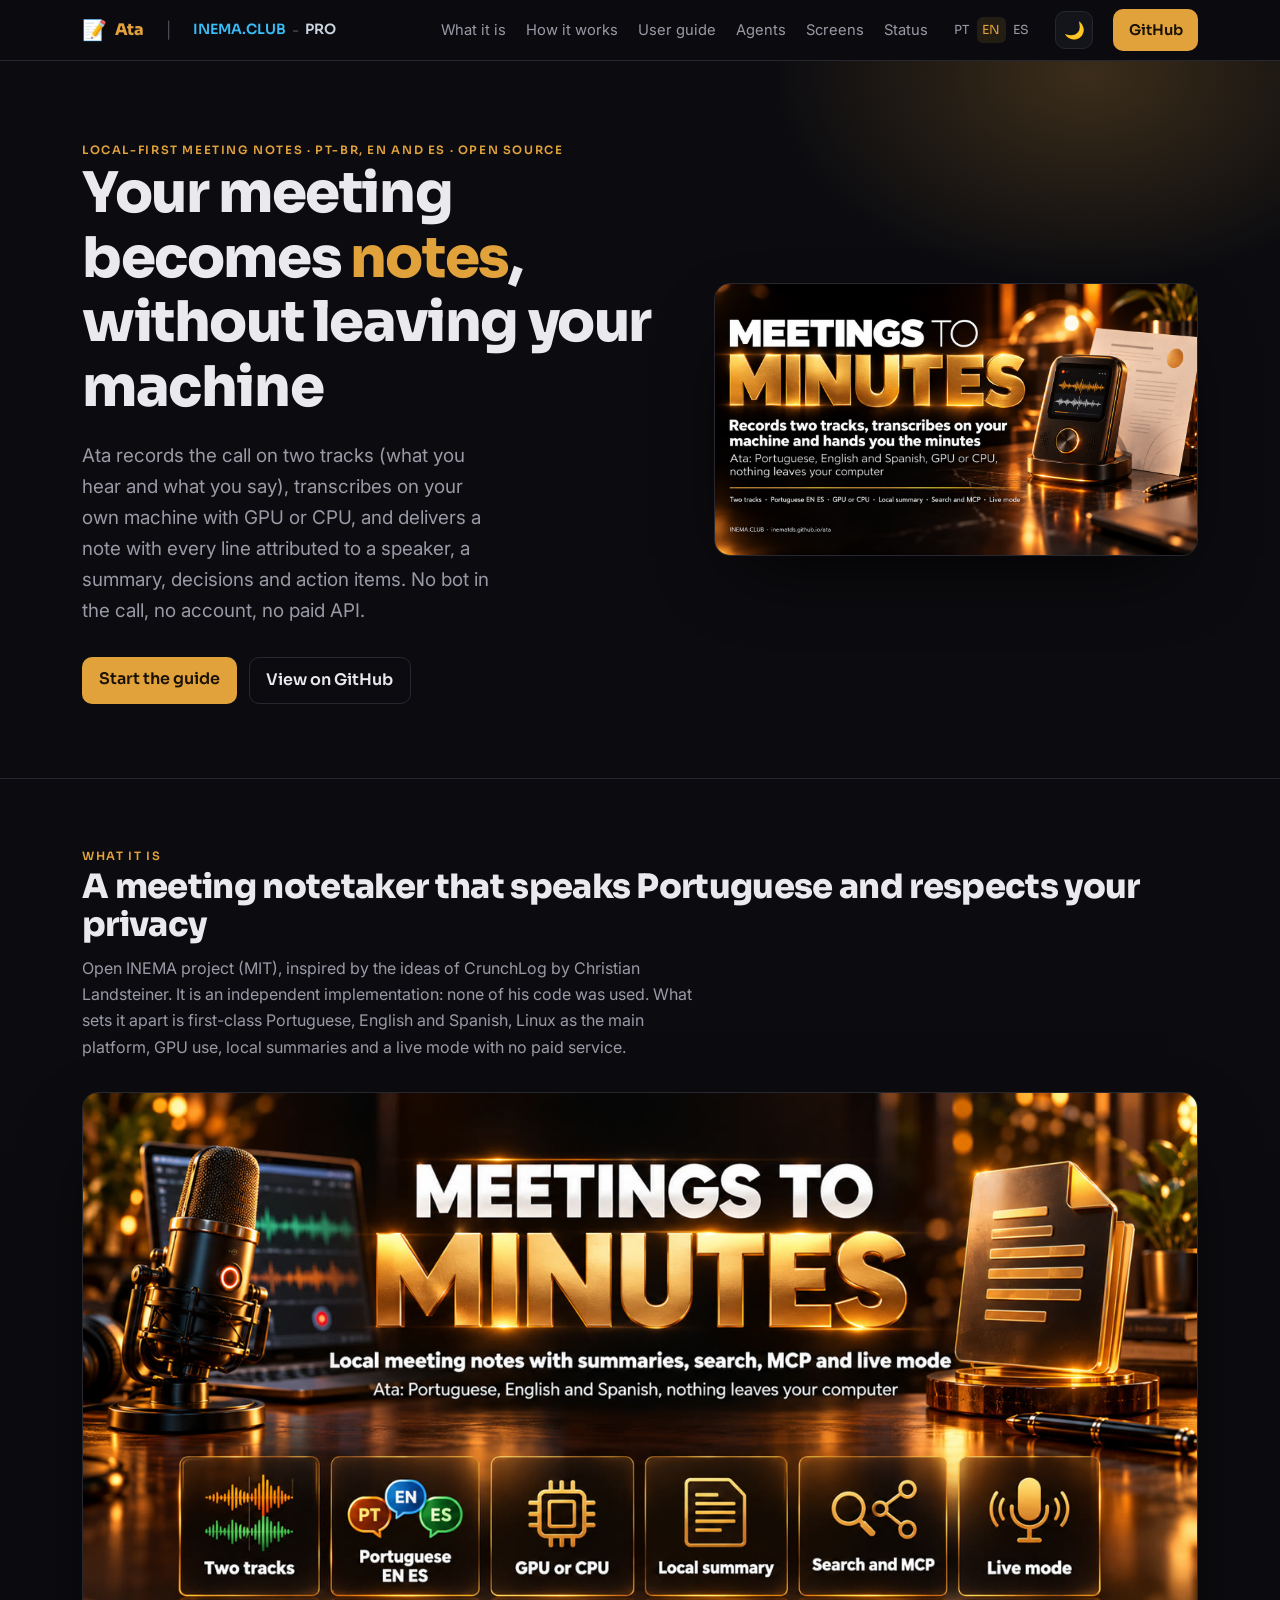
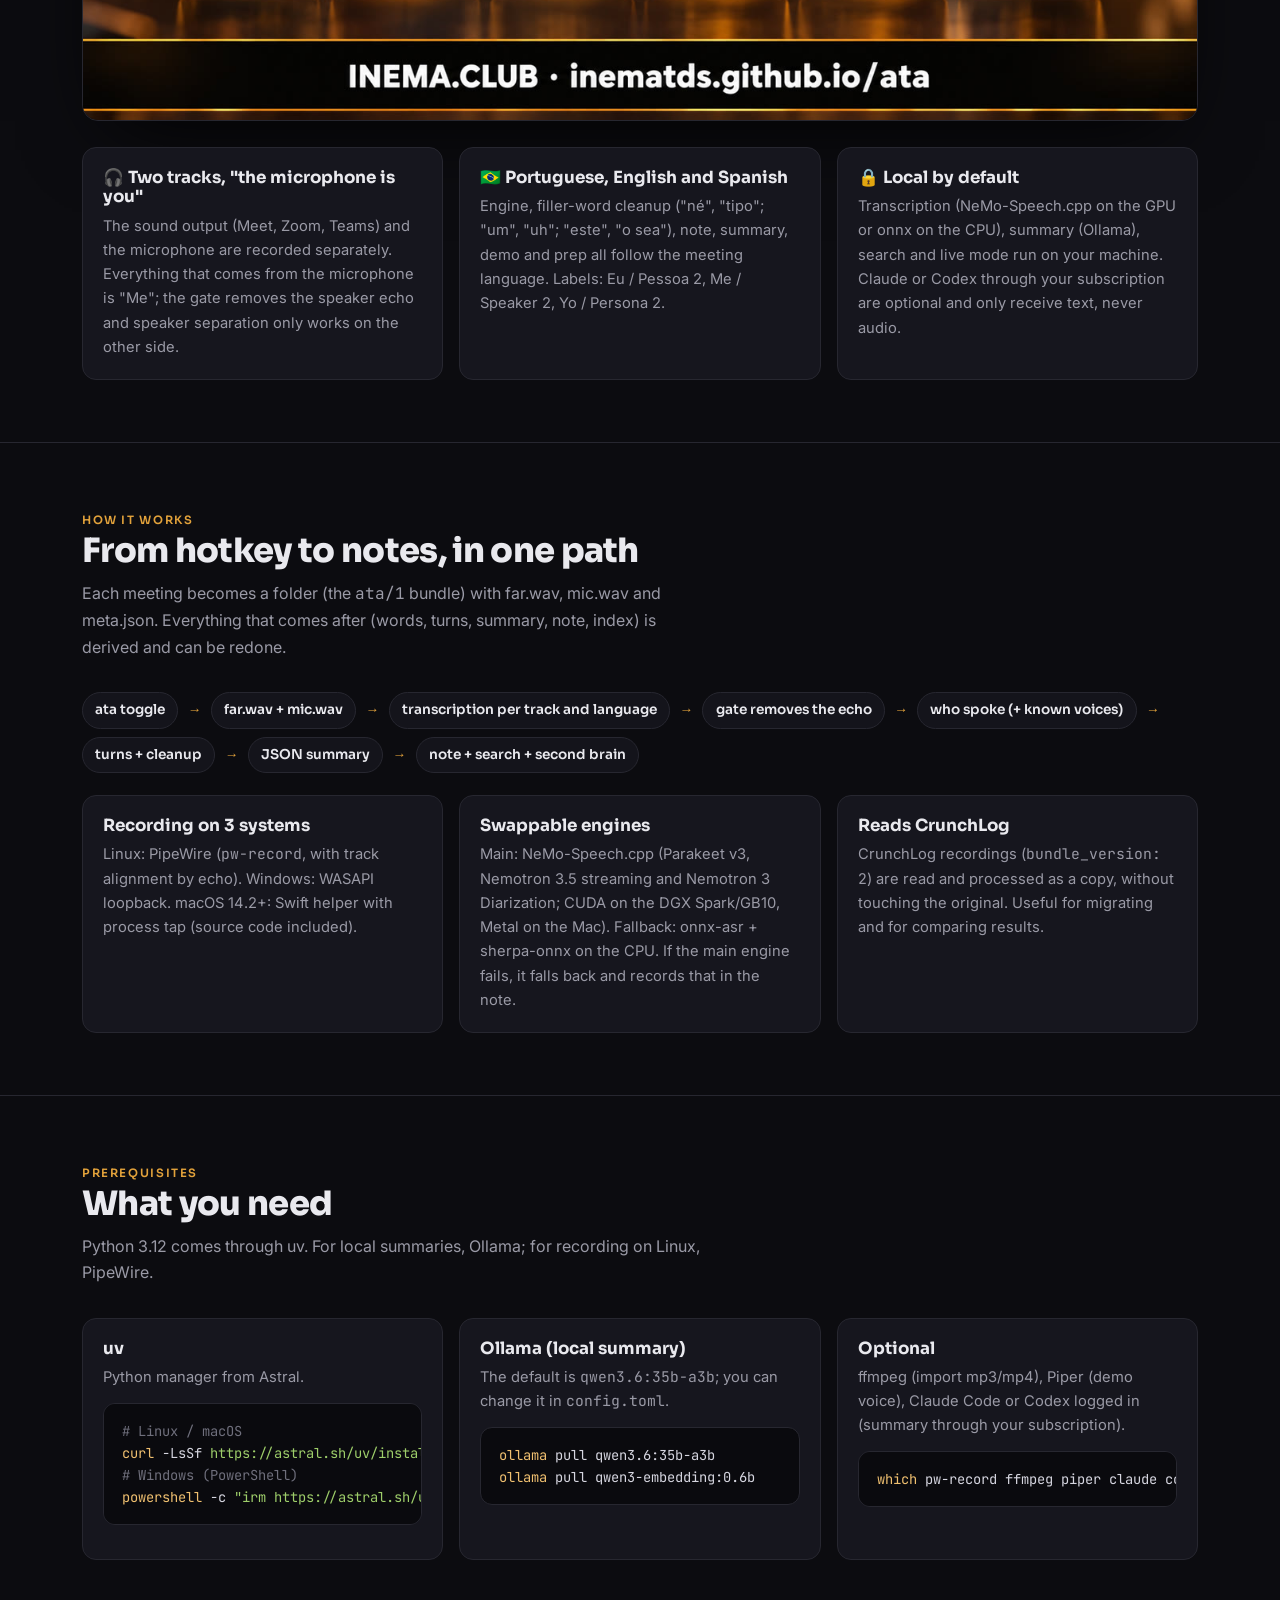
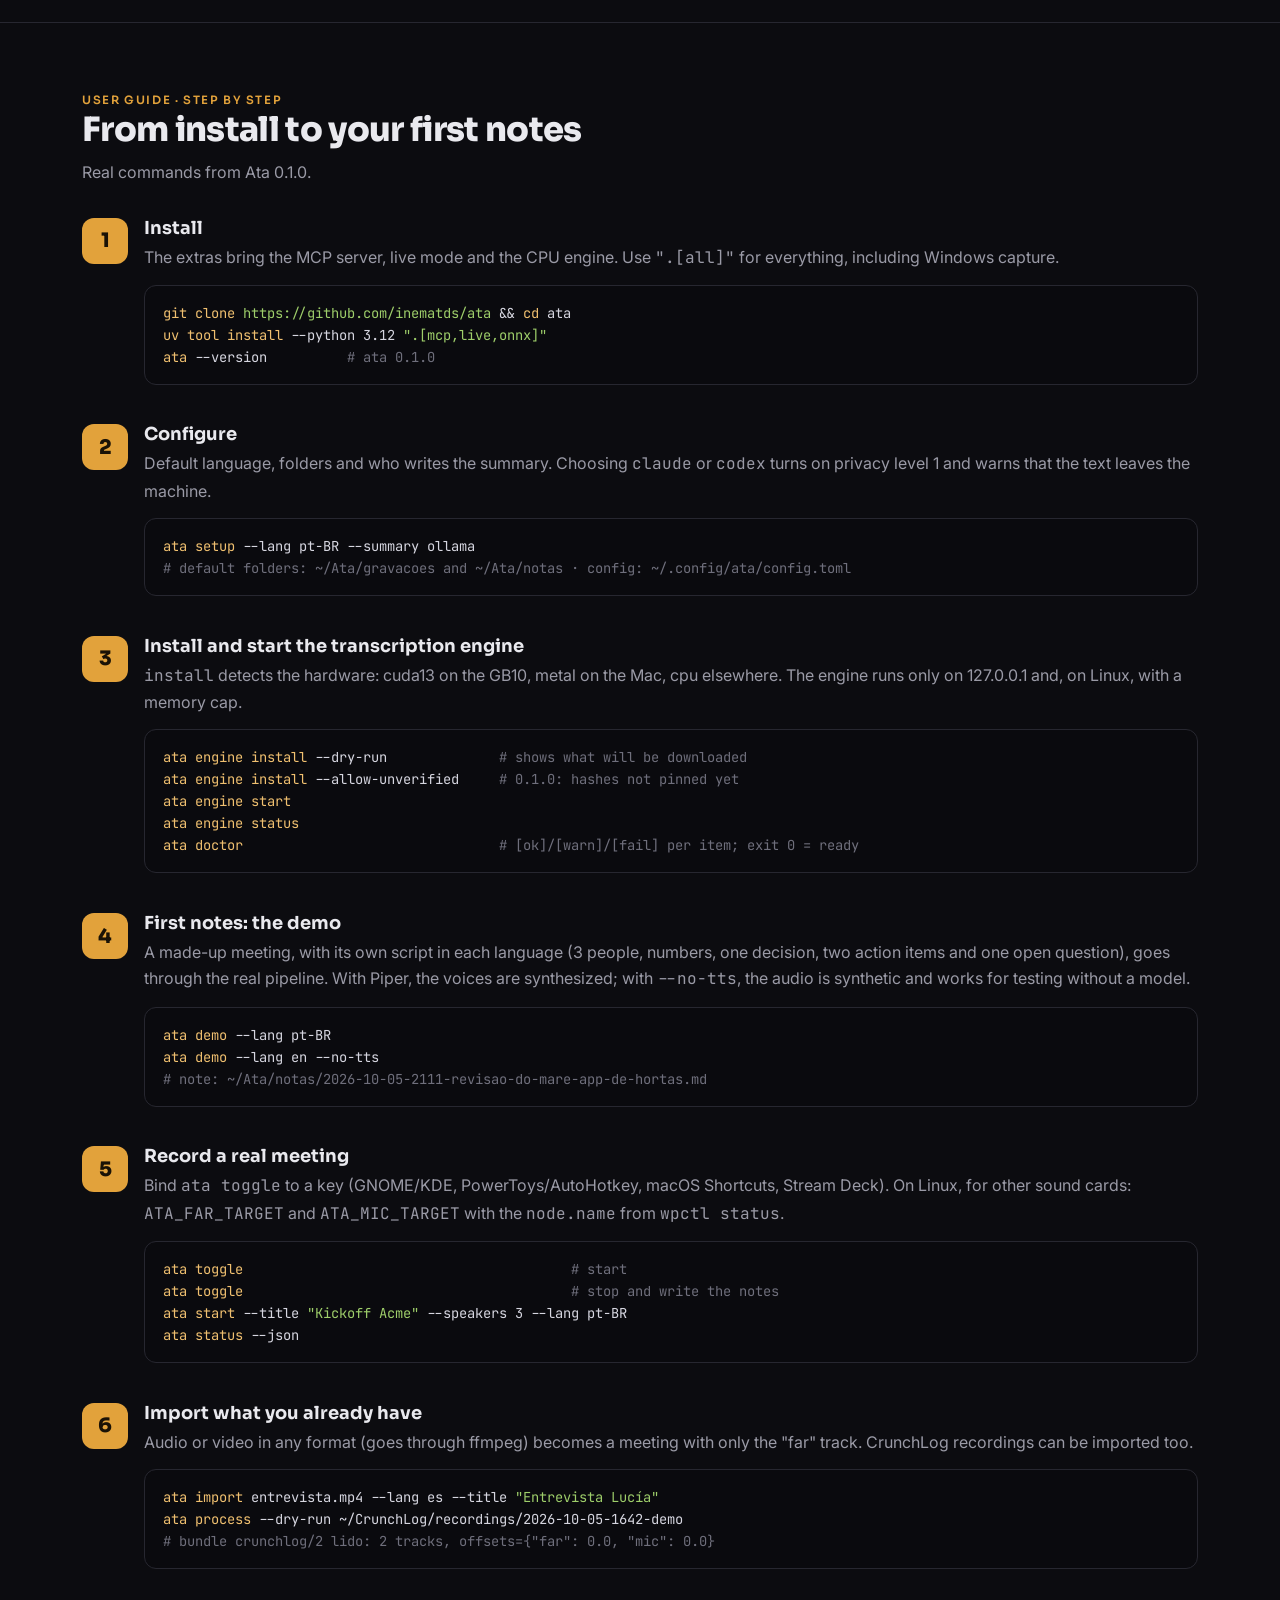
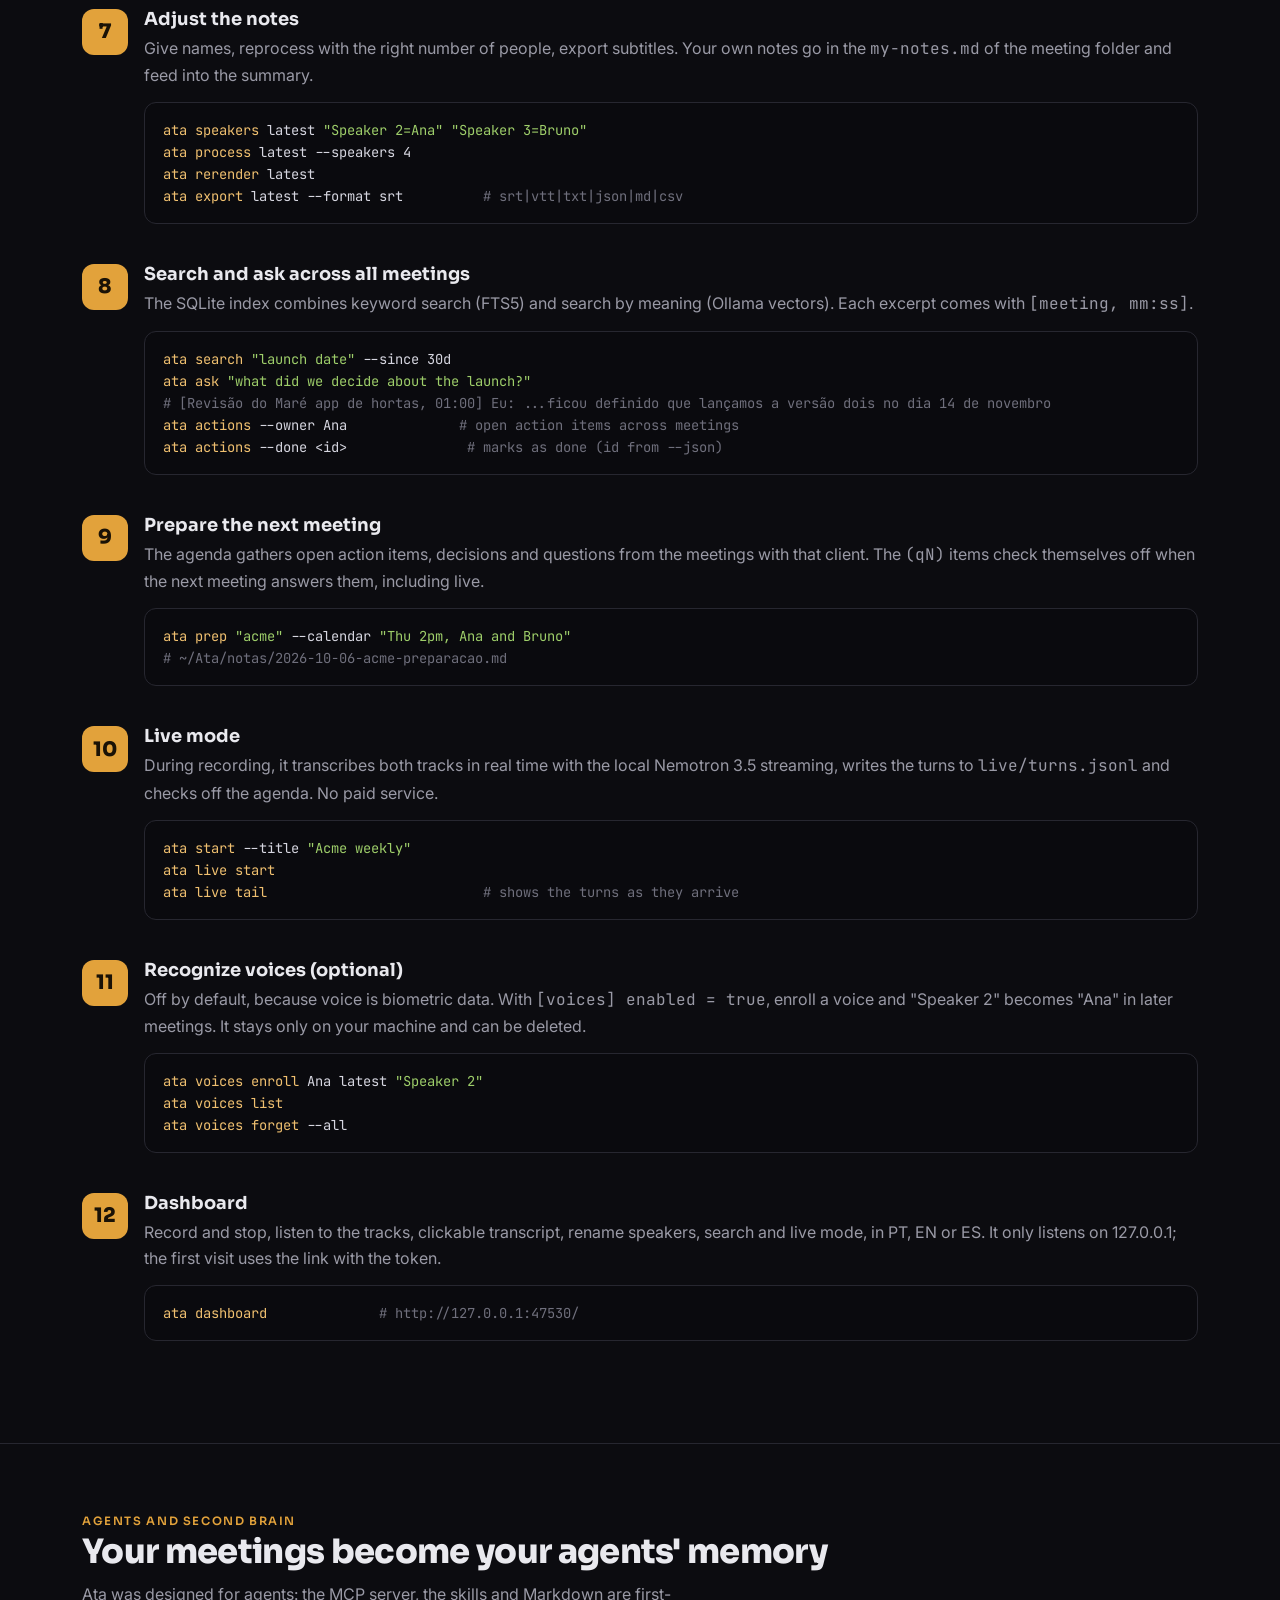
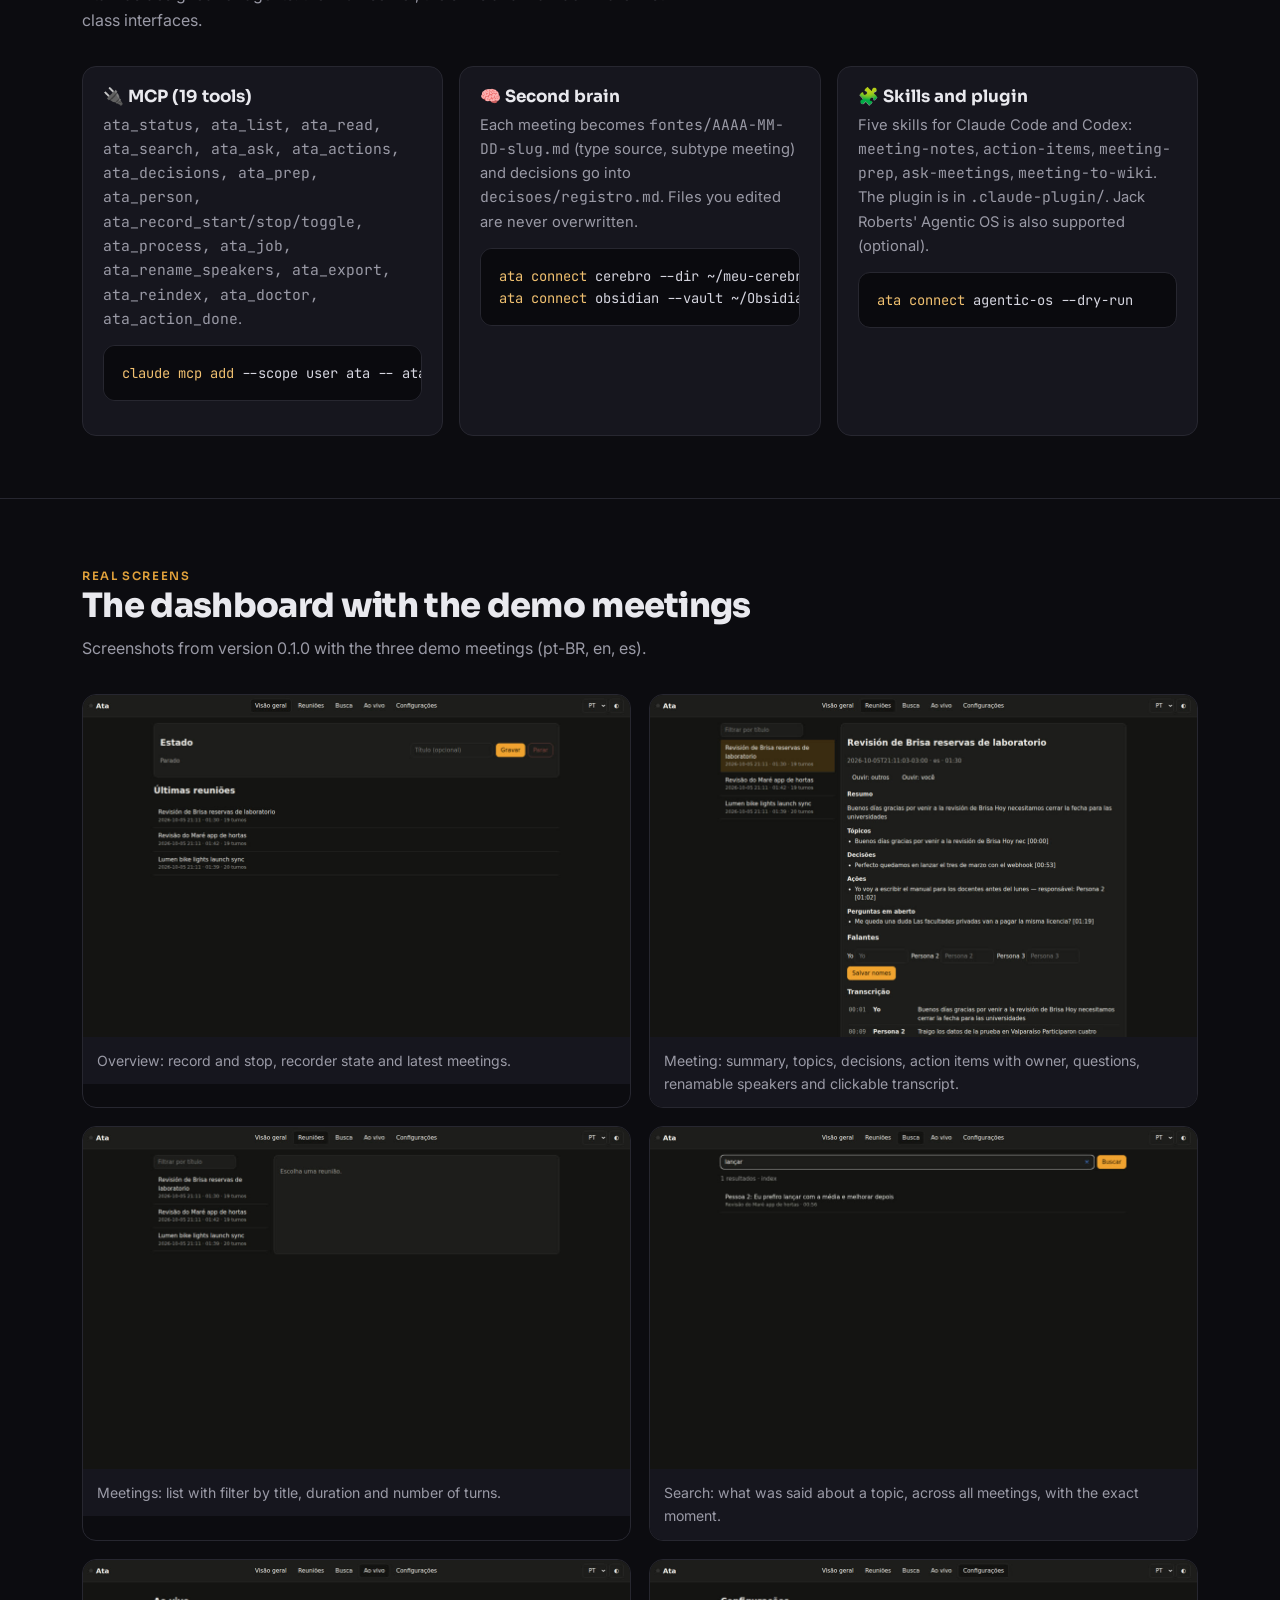
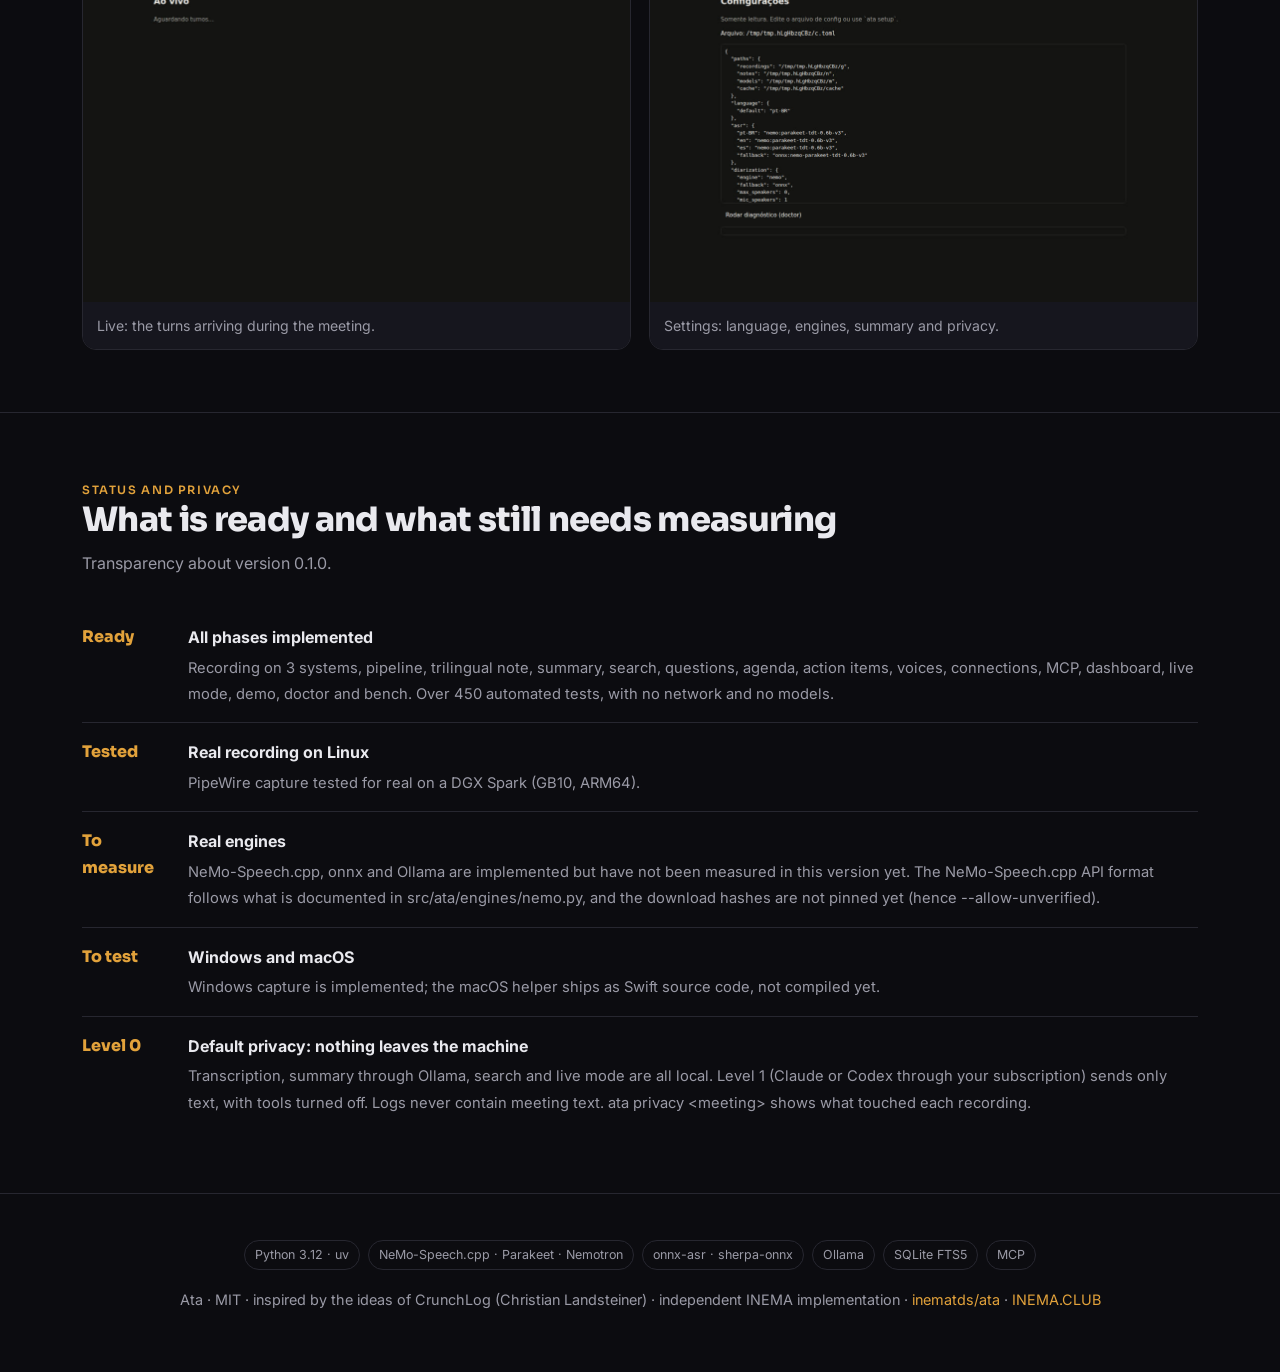
<file: guia/en/index.html>
<!DOCTYPE html>
<html lang="en">
<head>
<meta charset="utf-8">
<meta name="viewport" content="width=device-width, initial-scale=1">
<title>Ata — local-first meeting notes in Portuguese, English and Spanish</title>
<meta name="description" content="Ata: record meetings on two tracks, transcribe on your own machine (GPU or CPU) in Portuguese, English or Spanish, and get meeting notes with every line attributed to a speaker, plus summary, search, MCP and live mode. Open source from INEMA.">
<link rel="alternate" hreflang="pt-BR" href="https://inematds.github.io/ata/guia/">
<link rel="alternate" hreflang="en" href="https://inematds.github.io/ata/guia/en/">
<link rel="alternate" hreflang="es" href="https://inematds.github.io/ata/guia/es/">
<link rel="preconnect" href="https://fonts.googleapis.com">
<link rel="preconnect" href="https://fonts.gstatic.com" crossorigin>
<link href="https://fonts.googleapis.com/css2?family=Sora:wght@400;600;800&family=Inter:wght@400;500;600&family=JetBrains+Mono:wght@400;600&display=swap" rel="stylesheet">
<style>
  :root{
    --bg:#0c0c10; --bg2:#14141b; --card:#16161e; --line:#272730;
    --txt:#e9e9ee; --mut:#9a9aa6; --amb:#E2A23B; --amb2:#f0c070; --sky:#38bdf8; --pro:#cbd5e1;
    color-scheme:dark;
  }
  body.light{
    --bg:#f6f7f9; --bg2:#eceef2; --card:#ffffff; --line:#e1e3ea;
    --txt:#1a1a22; --mut:#5b5b68; --amb:#b9791d; --amb2:#a16207; --sky:#0369a1; --pro:#b45309;
    color-scheme:light;
  }
  body.light .hero .glow{opacity:.5}
  body.light pre{background:#0e0e14;color:#d6d6e0}
  body.light pre .c{color:#8a8a98}
  *{box-sizing:border-box}
  html{scroll-behavior:smooth}
  body{margin:0;background:var(--bg);color:var(--txt);font:16px/1.65 Inter,system-ui,sans-serif;-webkit-font-smoothing:antialiased}
  h1,h2,h3{font-family:Sora,sans-serif;line-height:1.15;margin:0}
  a{color:var(--amb);text-decoration:none}
  code,pre{font-family:"JetBrains Mono",monospace}
  .wrap{max-width:1160px;margin:0 auto;padding:0 22px}
  .mut{color:var(--mut)} .amb{color:var(--amb)}
  .chip{display:inline-block;font-size:.72rem;letter-spacing:.14em;text-transform:uppercase;color:var(--amb);font-weight:600;font-family:Sora}
  nav{position:sticky;top:0;z-index:30;backdrop-filter:blur(12px);background:rgba(12,12,16,.78);border-bottom:1px solid var(--line)}
  nav .wrap{display:flex;align-items:center;gap:22px;height:60px}
  nav .brand{display:flex;align-items:center;gap:8px;font-family:Sora;font-weight:800;letter-spacing:-.02em;color:var(--amb)}
  nav .brand .emoji{font-size:1.25rem}
  nav .sep{color:var(--mut);opacity:.45}
  nav .inema{color:var(--sky);font-weight:600;font-size:.88rem;font-family:Sora}
  nav .inema:hover{filter:brightness(1.15)}
  nav .pro{color:var(--pro);font-weight:600;font-size:.88rem;font-family:Sora}
  nav .pro:hover{filter:brightness(1.15)}
  nav .clubpro{display:inline-flex;align-items:center;gap:6px}
  nav .links{margin-left:auto;display:flex;align-items:center;gap:20px;font-size:.92rem}
  nav .links a.sec{color:var(--mut)} nav .links a.sec:hover{color:var(--txt)}
  .lang{display:inline-flex;gap:2px;font-family:Sora;font-size:.78rem}
  .lang a{color:var(--mut);padding:.2em .45em;border-radius:6px} .lang a.on{color:var(--amb);background:rgba(226,162,59,.12)}
  .tgl{background:var(--bg2);border:1px solid var(--line);color:var(--txt);width:38px;height:38px;border-radius:10px;cursor:pointer;display:inline-flex;align-items:center;justify-content:center;font-size:1.05rem}
  .tgl:hover{border-color:var(--amb)}
  .btn{display:inline-block;background:var(--amb);color:#1a1206;font-weight:600;padding:.6em 1.05em;border-radius:10px;font-family:Sora}
  .btn.ghost{background:transparent;color:var(--txt);border:1px solid var(--line)}
  @media(max-width:760px){nav .links a.sec{display:none}}
  @media(max-width:520px){nav .wrap{gap:8px;padding:8px 14px;height:auto;flex-wrap:wrap} nav .links{gap:8px;margin-left:0;width:100%;justify-content:space-between} nav .btn{padding:.45em .7em;font-size:.82rem} .tgl{width:34px;height:34px}}
  .hero{position:relative;overflow:hidden;border-bottom:1px solid var(--line)}
  .hero .glow{position:absolute;inset:-40% -20% auto auto;width:70%;height:600px;background:radial-gradient(closest-side,rgba(226,162,59,.22),transparent 70%);pointer-events:none}
  .hero .wrap{display:grid;grid-template-columns:1.1fr .9fr;gap:40px;align-items:center;padding:74px 22px}
  .hero h1{font-size:clamp(2.2rem,5vw,3.5rem);font-weight:800;letter-spacing:-.025em}
  .hero p.lead{font-size:1.18rem;color:var(--mut);margin:1.1em 0 1.6em;max-width:34ch}
  .hero .cta{display:flex;gap:12px;flex-wrap:wrap}
  .hero figure{margin:0;border-radius:16px;overflow:hidden;border:1px solid var(--line);box-shadow:0 30px 80px -30px #000}
  .hero figure img{width:100%;display:block}
  @media(max-width:780px){.hero .wrap{grid-template-columns:1fr;padding:48px 22px}}
  section{padding:62px 0;border-bottom:1px solid var(--line)}
  section h2{font-size:clamp(1.5rem,3.4vw,2.1rem);font-weight:800;letter-spacing:-.02em}
  section .sub{color:var(--mut);margin:.6em 0 2em;max-width:62ch}
  .grid{display:grid;gap:16px}
  .g3{grid-template-columns:repeat(3,1fr)} .g4{grid-template-columns:repeat(4,1fr)} .g2{grid-template-columns:repeat(2,1fr)}
  @media(max-width:820px){.g3,.g4{grid-template-columns:1fr 1fr}}
  @media(max-width:540px){.g2,.g3,.g4{grid-template-columns:1fr}}
  .card{background:var(--card);border:1px solid var(--line);border-radius:14px;padding:20px}
  .card h3{font-size:1.05rem;margin-bottom:.4em}
  .card p{color:var(--mut);font-size:.92rem;margin:0}
  .num{display:inline-flex;width:30px;height:30px;align-items:center;justify-content:center;border-radius:8px;background:rgba(226,162,59,.14);color:var(--amb);font-family:Sora;font-weight:800;font-size:.9rem;margin-bottom:.7em}
  .flow{display:flex;flex-wrap:wrap;gap:8px;align-items:center;margin-top:10px}
  .flow span{background:var(--bg2);border:1px solid var(--line);border-radius:999px;padding:.45em .9em;font-size:.85rem;font-family:Sora;font-weight:600}
  .flow .arr{color:var(--amb);border:none;background:none;padding:0 .1em}
  pre{background:#0a0a0e;border:1px solid var(--line);border-radius:12px;padding:16px 18px;overflow:auto;font-size:.86rem;line-height:1.6;color:#d6d6e0}
  pre .c{color:#6f6f7c} pre .k{color:var(--amb2)} pre .s{color:#9ece6a}
  .step{display:grid;grid-template-columns:46px minmax(0,1fr);gap:16px;margin-bottom:26px}
  .step>div,.card{min-width:0}
  p code,li code,td code{overflow-wrap:anywhere}
  .step .b{width:46px;height:46px;border-radius:12px;background:var(--amb);color:#1a1206;font-family:Sora;font-weight:800;font-size:1.25rem;display:flex;align-items:center;justify-content:center}
  .step h3{font-size:1.12rem;margin-bottom:.3em}
  .step p{color:var(--mut);margin:.2em 0 .7em}
  .ex{display:grid;grid-template-columns:1fr 1fr;gap:18px}
  @media(max-width:680px){.ex{grid-template-columns:1fr}}
  .ex figure{margin:0;border-radius:14px;overflow:hidden;border:1px solid var(--line)}
  .ex figure img{width:100%;display:block}
  .ex figcaption{padding:12px 14px;font-size:.88rem;color:var(--mut);background:var(--card)}
  .phase{display:flex;gap:14px;padding:16px 0;border-bottom:1px solid var(--line)}
  .phase:last-child{border:none}
  .phase .tag{flex:0 0 92px;font-family:Sora;font-weight:800;color:var(--amb)}
  .phase .d strong{display:block;margin-bottom:.2em}
  .phase .d span{color:var(--mut);font-size:.92rem}
  footer{padding:46px 0;text-align:center;color:var(--mut);font-size:.9rem}
  .pill{display:inline-block;border:1px solid var(--line);border-radius:999px;padding:.3em .8em;font-size:.78rem;color:var(--mut);margin:0 4px}
</style>
</head>
<body>

<nav><div class="wrap">
  <a class="brand" href="#top"><span class="emoji">📝</span> Ata</a>
  <span class="sep">|</span>
  <span class="clubpro">
    <a class="inema" href="https://inema.club" target="_blank" rel="noopener">INEMA.CLUB</a>
    <span class="sep">-</span>
    <a class="pro" href="https://inema.pro" target="_blank" rel="noopener">PRO</a>
  </span>
  <div class="links">
    <a class="sec" href="#oque">What it is</a>
    <a class="sec" href="#fluxo">How it works</a>
    <a class="sec" href="#guia">User guide</a>
    <a class="sec" href="#agentes">Agents</a>
    <a class="sec" href="#exemplos">Screens</a>
    <a class="sec" href="#roadmap">Status</a>
    <span class="lang"><a href="../">PT</a><a class="on" href="./">EN</a><a href="../es/">ES</a></span>
    <button class="tgl" id="themeToggle" aria-label="Toggle theme" title="Toggle theme">🌙</button>
    <a class="btn" href="https://github.com/inematds/ata" target="_blank" rel="noopener">GitHub</a>
  </div>
</div></nav>

<header class="hero" id="top">
  <div class="glow"></div>
  <div class="wrap">
    <div>
      <span class="chip">Local-first meeting notes · pt-BR, EN and ES · open source</span>
      <h1>Your meeting becomes <span class="amb">notes</span>, without leaving your machine</h1>
      <p class="lead">Ata records the call on two tracks (what you hear and what you say), transcribes on your own machine with GPU or CPU, and delivers a note with every line attributed to a speaker, a summary, decisions and action items. No bot in the call, no account, no paid API.</p>
      <div class="cta">
        <a class="btn" href="#guia">Start the guide</a>
        <a class="btn ghost" href="https://github.com/inematds/ata" target="_blank" rel="noopener">View on GitHub</a>
      </div>
    </div>
    <figure><img src="../assets/banner-en.jpg" alt="Ata: your meeting becomes notes"></figure>
  </div>
</header>

<section id="oque"><div class="wrap">
  <span class="chip">What it is</span>
  <h2>A meeting notetaker that speaks Portuguese and respects your privacy</h2>
  <p class="sub">Open INEMA project (MIT), inspired by the ideas of CrunchLog by Christian Landsteiner. It is an independent implementation: none of his code was used. What sets it apart is first-class Portuguese, English and Spanish, Linux as the main platform, GPU use, local summaries and a live mode with no paid service.</p>
  <figure style="margin:0 0 26px;border-radius:16px;overflow:hidden;border:1px solid var(--line);box-shadow:0 30px 80px -30px #000"><img src="../assets/banner-grade-en.jpg" alt="Ata features: two tracks, Portuguese, English and Spanish, GPU or CPU, local summary, search and MCP, live mode" loading="lazy" style="width:100%;display:block"></figure>
  <div class="grid g3">
    <div class="card"><h3>🎧 Two tracks, "the microphone is you"</h3><p>The sound output (Meet, Zoom, Teams) and the microphone are recorded separately. Everything that comes from the microphone is "Me"; the gate removes the speaker echo and speaker separation only works on the other side.</p></div>
    <div class="card"><h3>🇧🇷 Portuguese, English and Spanish</h3><p>Engine, filler-word cleanup ("né", "tipo"; "um", "uh"; "este", "o sea"), note, summary, demo and prep all follow the meeting language. Labels: Eu / Pessoa 2, Me / Speaker 2, Yo / Persona 2.</p></div>
    <div class="card"><h3>🔒 Local by default</h3><p>Transcription (NeMo-Speech.cpp on the GPU or onnx on the CPU), summary (Ollama), search and live mode run on your machine. Claude or Codex through your subscription are optional and only receive text, never audio.</p></div>
  </div>
</div></section>

<section id="fluxo"><div class="wrap">
  <span class="chip">How it works</span>
  <h2>From hotkey to notes, in one path</h2>
  <p class="sub">Each meeting becomes a folder (the <code>ata/1</code> bundle) with far.wav, mic.wav and meta.json. Everything that comes after (words, turns, summary, note, index) is derived and can be redone.</p>
  <div class="flow">
    <span>ata toggle</span><span class="arr">→</span>
    <span>far.wav + mic.wav</span><span class="arr">→</span>
    <span>transcription per track and language</span><span class="arr">→</span>
    <span>gate removes the echo</span><span class="arr">→</span>
    <span>who spoke (+ known voices)</span><span class="arr">→</span>
    <span>turns + cleanup</span><span class="arr">→</span>
    <span>JSON summary</span><span class="arr">→</span>
    <span>note + search + second brain</span>
  </div>
  <div class="grid g3" style="margin-top:22px">
    <div class="card"><h3>Recording on 3 systems</h3><p>Linux: PipeWire (<code>pw-record</code>, with track alignment by echo). Windows: WASAPI loopback. macOS 14.2+: Swift helper with process tap (source code included).</p></div>
    <div class="card"><h3>Swappable engines</h3><p>Main: NeMo-Speech.cpp (Parakeet v3, Nemotron 3.5 streaming and Nemotron 3 Diarization; CUDA on the DGX Spark/GB10, Metal on the Mac). Fallback: onnx-asr + sherpa-onnx on the CPU. If the main engine fails, it falls back and records that in the note.</p></div>
    <div class="card"><h3>Reads CrunchLog</h3><p>CrunchLog recordings (<code>bundle_version: 2</code>) are read and processed as a copy, without touching the original. Useful for migrating and for comparing results.</p></div>
  </div>
</div></section>

<section id="pre"><div class="wrap">
  <span class="chip">Prerequisites</span>
  <h2>What you need</h2>
  <p class="sub">Python 3.12 comes through uv. For local summaries, Ollama; for recording on Linux, PipeWire.</p>
  <div class="grid g3">
    <div class="card"><h3>uv</h3><p>Python manager from Astral.</p><pre><span class="c"># Linux / macOS</span>
<span class="k">curl</span> -LsSf <span class="s">https://astral.sh/uv/install.sh</span> | sh
<span class="c"># Windows (PowerShell)</span>
<span class="k">powershell</span> -c <span class="s">"irm https://astral.sh/uv/install.ps1 | iex"</span></pre></div>
    <div class="card"><h3>Ollama (local summary)</h3><p>The default is <code>qwen3.6:35b-a3b</code>; you can change it in <code>config.toml</code>.</p><pre><span class="k">ollama</span> pull qwen3.6:35b-a3b
<span class="k">ollama</span> pull qwen3-embedding:0.6b</pre></div>
    <div class="card"><h3>Optional</h3><p>ffmpeg (import mp3/mp4), Piper (demo voice), Claude Code or Codex logged in (summary through your subscription).</p><pre><span class="k">which</span> pw-record ffmpeg piper claude codex</pre></div>
  </div>
</div></section>

<section id="guia"><div class="wrap">
  <span class="chip">User guide · step by step</span>
  <h2>From install to your first notes</h2>
  <p class="sub">Real commands from Ata 0.1.0.</p>

  <div class="step"><div class="b">1</div><div>
    <h3>Install</h3>
    <p>The extras bring the MCP server, live mode and the CPU engine. Use <code>".[all]"</code> for everything, including Windows capture.</p>
<pre><span class="k">git clone</span> <span class="s">https://github.com/inematds/ata</span> && <span class="k">cd</span> ata
<span class="k">uv tool install</span> --python 3.12 <span class="s">".[mcp,live,onnx]"</span>
<span class="k">ata</span> --version          <span class="c"># ata 0.1.0</span></pre>
  </div></div>

  <div class="step"><div class="b">2</div><div>
    <h3>Configure</h3>
    <p>Default language, folders and who writes the summary. Choosing <code>claude</code> or <code>codex</code> turns on privacy level 1 and warns that the text leaves the machine.</p>
<pre><span class="k">ata setup</span> --lang pt-BR --summary ollama
<span class="c"># default folders: ~/Ata/gravacoes and ~/Ata/notas · config: ~/.config/ata/config.toml</span></pre>
  </div></div>

  <div class="step"><div class="b">3</div><div>
    <h3>Install and start the transcription engine</h3>
    <p><code>install</code> detects the hardware: cuda13 on the GB10, metal on the Mac, cpu elsewhere. The engine runs only on 127.0.0.1 and, on Linux, with a memory cap.</p>
<pre><span class="k">ata engine install</span> --dry-run              <span class="c"># shows what will be downloaded</span>
<span class="k">ata engine install</span> --allow-unverified     <span class="c"># 0.1.0: hashes not pinned yet</span>
<span class="k">ata engine start</span>
<span class="k">ata engine status</span>
<span class="k">ata doctor</span>                                <span class="c"># [ok]/[warn]/[fail] per item; exit 0 = ready</span></pre>
  </div></div>

  <div class="step"><div class="b">4</div><div>
    <h3>First notes: the demo</h3>
    <p>A made-up meeting, with its own script in each language (3 people, numbers, one decision, two action items and one open question), goes through the real pipeline. With Piper, the voices are synthesized; with <code>--no-tts</code>, the audio is synthetic and works for testing without a model.</p>
<pre><span class="k">ata demo</span> --lang pt-BR
<span class="k">ata demo</span> --lang en --no-tts
<span class="c"># note: ~/Ata/notas/2026-10-05-2111-revisao-do-mare-app-de-hortas.md</span></pre>
  </div></div>

  <div class="step"><div class="b">5</div><div>
    <h3>Record a real meeting</h3>
    <p>Bind <code>ata toggle</code> to a key (GNOME/KDE, PowerToys/AutoHotkey, macOS Shortcuts, Stream Deck). On Linux, for other sound cards: <code>ATA_FAR_TARGET</code> and <code>ATA_MIC_TARGET</code> with the <code>node.name</code> from <code>wpctl status</code>.</p>
<pre><span class="k">ata toggle</span>                                         <span class="c"># start</span>
<span class="k">ata toggle</span>                                         <span class="c"># stop and write the notes</span>
<span class="k">ata start</span> --title <span class="s">"Kickoff Acme"</span> --speakers 3 --lang pt-BR
<span class="k">ata status</span> --json</pre>
  </div></div>

  <div class="step"><div class="b">6</div><div>
    <h3>Import what you already have</h3>
    <p>Audio or video in any format (goes through ffmpeg) becomes a meeting with only the "far" track. CrunchLog recordings can be imported too.</p>
<pre><span class="k">ata import</span> entrevista.mp4 --lang es --title <span class="s">"Entrevista Lucía"</span>
<span class="k">ata process</span> --dry-run ~/CrunchLog/recordings/2026-10-05-1642-demo
<span class="c"># bundle crunchlog/2 lido: 2 tracks, offsets={"far": 0.0, "mic": 0.0}</span></pre>
  </div></div>

  <div class="step"><div class="b">7</div><div>
    <h3>Adjust the notes</h3>
    <p>Give names, reprocess with the right number of people, export subtitles. Your own notes go in the <code>my-notes.md</code> of the meeting folder and feed into the summary.</p>
<pre><span class="k">ata speakers</span> latest <span class="s">"Speaker 2=Ana"</span> <span class="s">"Speaker 3=Bruno"</span>
<span class="k">ata process</span> latest --speakers 4
<span class="k">ata rerender</span> latest
<span class="k">ata export</span> latest --format srt          <span class="c"># srt|vtt|txt|json|md|csv</span></pre>
  </div></div>

  <div class="step"><div class="b">8</div><div>
    <h3>Search and ask across all meetings</h3>
    <p>The SQLite index combines keyword search (FTS5) and search by meaning (Ollama vectors). Each excerpt comes with <code>[meeting, mm:ss]</code>.</p>
<pre><span class="k">ata search</span> <span class="s">"launch date"</span> --since 30d
<span class="k">ata ask</span> <span class="s">"what did we decide about the launch?"</span>
<span class="c"># [Revisão do Maré app de hortas, 01:00] Eu: ...ficou definido que lançamos a versão dois no dia 14 de novembro</span>
<span class="k">ata actions</span> --owner Ana              <span class="c"># open action items across meetings</span>
<span class="k">ata actions</span> --done &lt;id&gt;               <span class="c"># marks as done (id from --json)</span></pre>
  </div></div>

  <div class="step"><div class="b">9</div><div>
    <h3>Prepare the next meeting</h3>
    <p>The agenda gathers open action items, decisions and questions from the meetings with that client. The <code>(qN)</code> items check themselves off when the next meeting answers them, including live.</p>
<pre><span class="k">ata prep</span> <span class="s">"acme"</span> --calendar <span class="s">"Thu 2pm, Ana and Bruno"</span>
<span class="c"># ~/Ata/notas/2026-10-06-acme-preparacao.md</span></pre>
  </div></div>

  <div class="step"><div class="b">10</div><div>
    <h3>Live mode</h3>
    <p>During recording, it transcribes both tracks in real time with the local Nemotron 3.5 streaming, writes the turns to <code>live/turns.jsonl</code> and checks off the agenda. No paid service.</p>
<pre><span class="k">ata start</span> --title <span class="s">"Acme weekly"</span>
<span class="k">ata live start</span>
<span class="k">ata live tail</span>                           <span class="c"># shows the turns as they arrive</span></pre>
  </div></div>

  <div class="step"><div class="b">11</div><div>
    <h3>Recognize voices (optional)</h3>
    <p>Off by default, because voice is biometric data. With <code>[voices] enabled = true</code>, enroll a voice and "Speaker 2" becomes "Ana" in later meetings. It stays only on your machine and can be deleted.</p>
<pre><span class="k">ata voices enroll</span> Ana latest <span class="s">"Speaker 2"</span>
<span class="k">ata voices list</span>
<span class="k">ata voices forget</span> --all</pre>
  </div></div>

  <div class="step"><div class="b">12</div><div>
    <h3>Dashboard</h3>
    <p>Record and stop, listen to the tracks, clickable transcript, rename speakers, search and live mode, in PT, EN or ES. It only listens on 127.0.0.1; the first visit uses the link with the token.</p>
<pre><span class="k">ata dashboard</span>              <span class="c"># http://127.0.0.1:47530/</span></pre>
  </div></div>
</div></section>

<section id="agentes"><div class="wrap">
  <span class="chip">Agents and second brain</span>
  <h2>Your meetings become your agents' memory</h2>
  <p class="sub">Ata was designed for agents: the MCP server, the skills and Markdown are first-class interfaces.</p>
  <div class="grid g3">
    <div class="card"><h3>🔌 MCP (19 tools)</h3><p><code>ata_status, ata_list, ata_read, ata_search, ata_ask, ata_actions, ata_decisions, ata_prep, ata_person, ata_record_start/stop/toggle, ata_process, ata_job, ata_rename_speakers, ata_export, ata_reindex, ata_doctor, ata_action_done</code>.</p><pre><span class="k">claude mcp add</span> --scope user ata -- ata mcp</pre></div>
    <div class="card"><h3>🧠 Second brain</h3><p>Each meeting becomes <code>fontes/AAAA-MM-DD-slug.md</code> (type source, subtype meeting) and decisions go into <code>decisoes/registro.md</code>. Files you edited are never overwritten.</p><pre><span class="k">ata connect</span> cerebro --dir ~/meu-cerebro
<span class="k">ata connect</span> obsidian --vault ~/Obsidian</pre></div>
    <div class="card"><h3>🧩 Skills and plugin</h3><p>Five skills for Claude Code and Codex: <code>meeting-notes</code>, <code>action-items</code>, <code>meeting-prep</code>, <code>ask-meetings</code>, <code>meeting-to-wiki</code>. The plugin is in <code>.claude-plugin/</code>. Jack Roberts' Agentic OS is also supported (optional).</p><pre><span class="k">ata connect</span> agentic-os --dry-run</pre></div>
  </div>
</div></section>

<section id="exemplos"><div class="wrap">
  <span class="chip">Real screens</span>
  <h2>The dashboard with the demo meetings</h2>
  <p class="sub">Screenshots from version 0.1.0 with the three demo meetings (pt-BR, en, es).</p>
  <div class="ex">
    <figure><img src="../assets/dash-home.jpg" alt="Overview with record and stop buttons and the latest meetings" loading="lazy"><figcaption>Overview: record and stop, recorder state and latest meetings.</figcaption></figure>
    <figure><img src="../assets/dash-meeting.jpg" alt="Open meeting with summary, decisions, action items and transcript" loading="lazy"><figcaption>Meeting: summary, topics, decisions, action items with owner, questions, renamable speakers and clickable transcript.</figcaption></figure>
    <figure><img src="../assets/dash-meetings.jpg" alt="Meeting list with filter" loading="lazy"><figcaption>Meetings: list with filter by title, duration and number of turns.</figcaption></figure>
    <figure><img src="../assets/dash-search.jpg" alt="Search across all meetings" loading="lazy"><figcaption>Search: what was said about a topic, across all meetings, with the exact moment.</figcaption></figure>
    <figure><img src="../assets/dash-live.jpg" alt="Live mode page" loading="lazy"><figcaption>Live: the turns arriving during the meeting.</figcaption></figure>
    <figure><img src="../assets/dash-settings.jpg" alt="Settings" loading="lazy"><figcaption>Settings: language, engines, summary and privacy.</figcaption></figure>
  </div>
</div></section>

<section id="roadmap"><div class="wrap">
  <span class="chip">Status and privacy</span>
  <h2>What is ready and what still needs measuring</h2>
  <p class="sub">Transparency about version 0.1.0.</p>
  <div class="phase"><div class="tag">Ready</div><div class="d"><strong>All phases implemented</strong><span>Recording on 3 systems, pipeline, trilingual note, summary, search, questions, agenda, action items, voices, connections, MCP, dashboard, live mode, demo, doctor and bench. Over 450 automated tests, with no network and no models.</span></div></div>
  <div class="phase"><div class="tag">Tested</div><div class="d"><strong>Real recording on Linux</strong><span>PipeWire capture tested for real on a DGX Spark (GB10, ARM64).</span></div></div>
  <div class="phase"><div class="tag">To measure</div><div class="d"><strong>Real engines</strong><span>NeMo-Speech.cpp, onnx and Ollama are implemented but have not been measured in this version yet. The NeMo-Speech.cpp API format follows what is documented in src/ata/engines/nemo.py, and the download hashes are not pinned yet (hence --allow-unverified).</span></div></div>
  <div class="phase"><div class="tag">To test</div><div class="d"><strong>Windows and macOS</strong><span>Windows capture is implemented; the macOS helper ships as Swift source code, not compiled yet.</span></div></div>
  <div class="phase"><div class="tag">Level 0</div><div class="d"><strong>Default privacy: nothing leaves the machine</strong><span>Transcription, summary through Ollama, search and live mode are all local. Level 1 (Claude or Codex through your subscription) sends only text, with tools turned off. Logs never contain meeting text. ata privacy &lt;meeting&gt; shows what touched each recording.</span></div></div>
</div></section>

<footer>
  <div class="wrap">
    <div class="pill">Python 3.12 · uv</div><div class="pill">NeMo-Speech.cpp · Parakeet · Nemotron</div><div class="pill">onnx-asr · sherpa-onnx</div><div class="pill">Ollama</div><div class="pill">SQLite FTS5</div><div class="pill">MCP</div>
    <p style="margin-top:18px">Ata · MIT · inspired by the ideas of CrunchLog (Christian Landsteiner) · independent INEMA implementation ·
      <a href="https://github.com/inematds/ata">inematds/ata</a> ·
      <a href="https://inema.club">INEMA.CLUB</a></p>
  </div>
</footer>

<script>
  (function(){
    var KEY='ata-theme';
    var b=document.body, t=document.getElementById('themeToggle');
    if(localStorage.getItem(KEY)==='light'){ b.classList.add('light'); t.textContent='☀️'; }
    t.addEventListener('click',function(){
      var light=b.classList.toggle('light');
      t.textContent=light?'☀️':'🌙';
      localStorage.setItem(KEY, light?'light':'dark');
    });
  })();
</script>
</body>
</html>
</file>
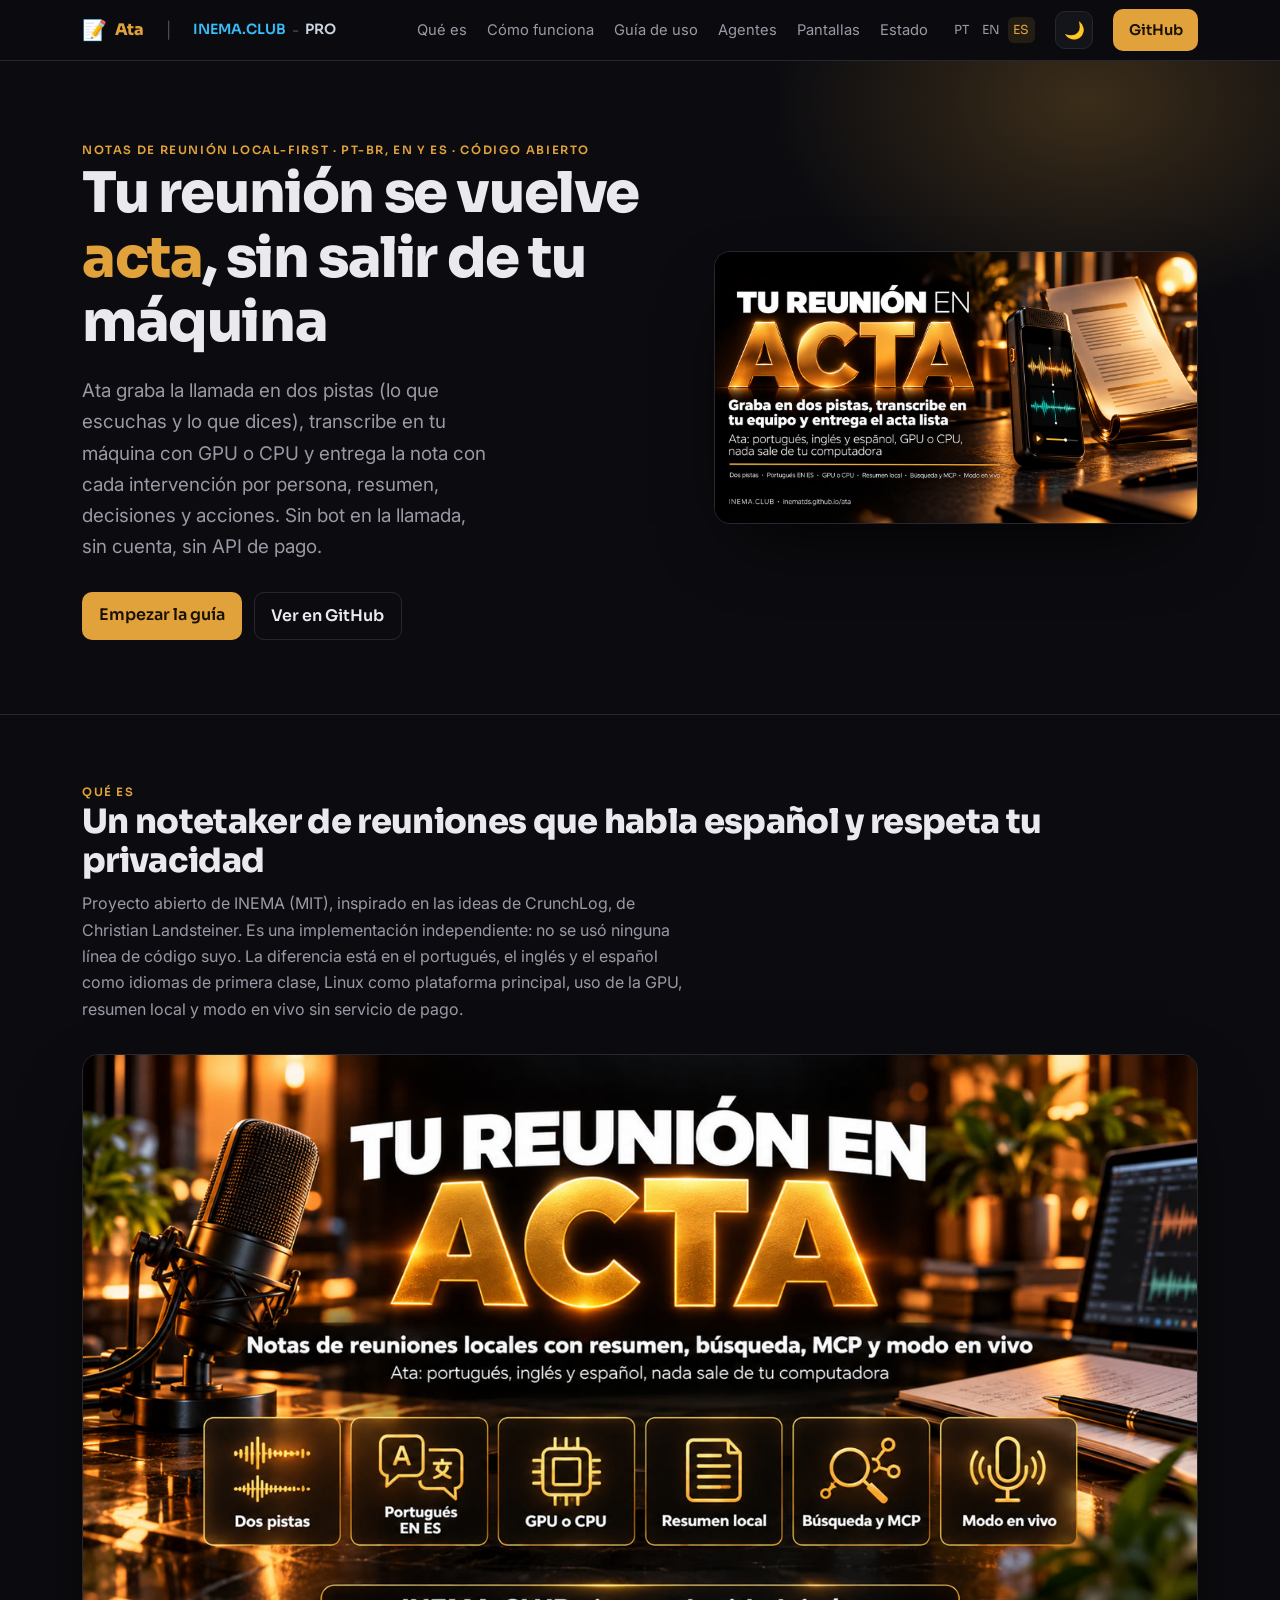
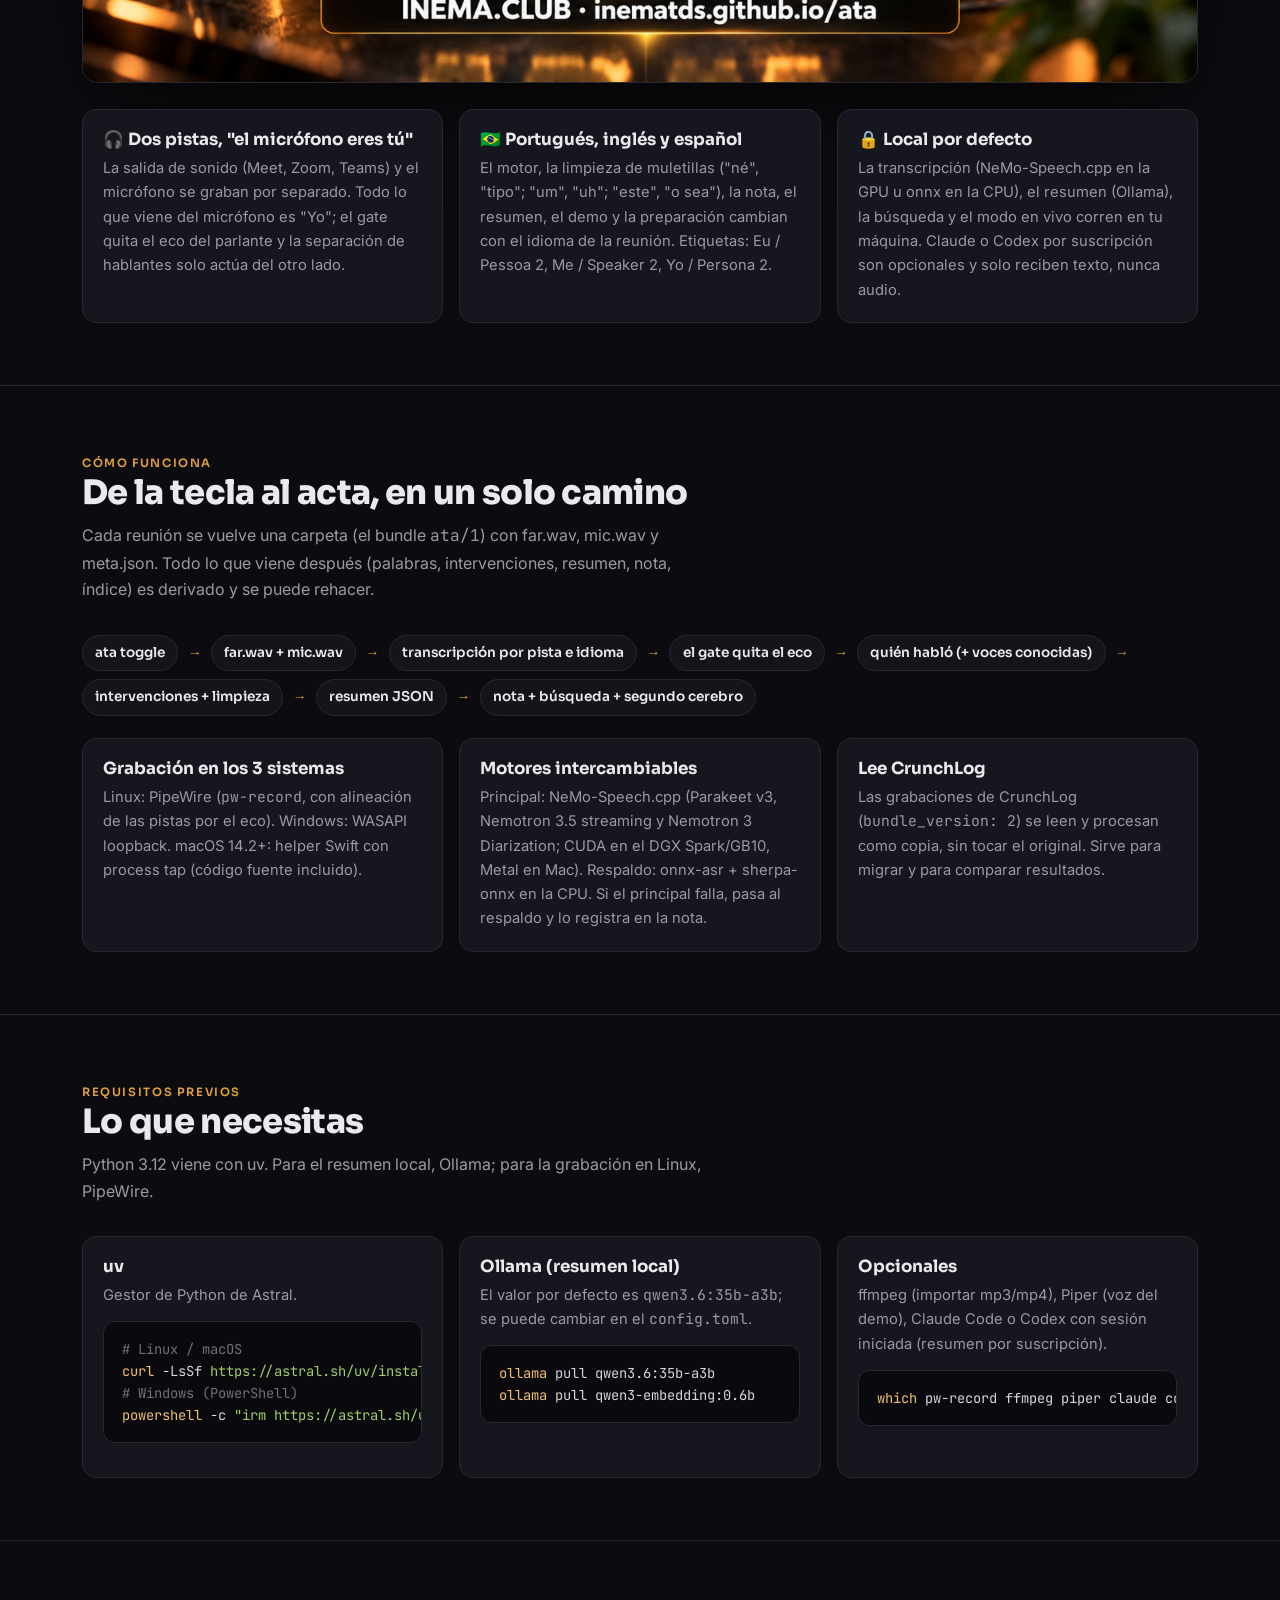
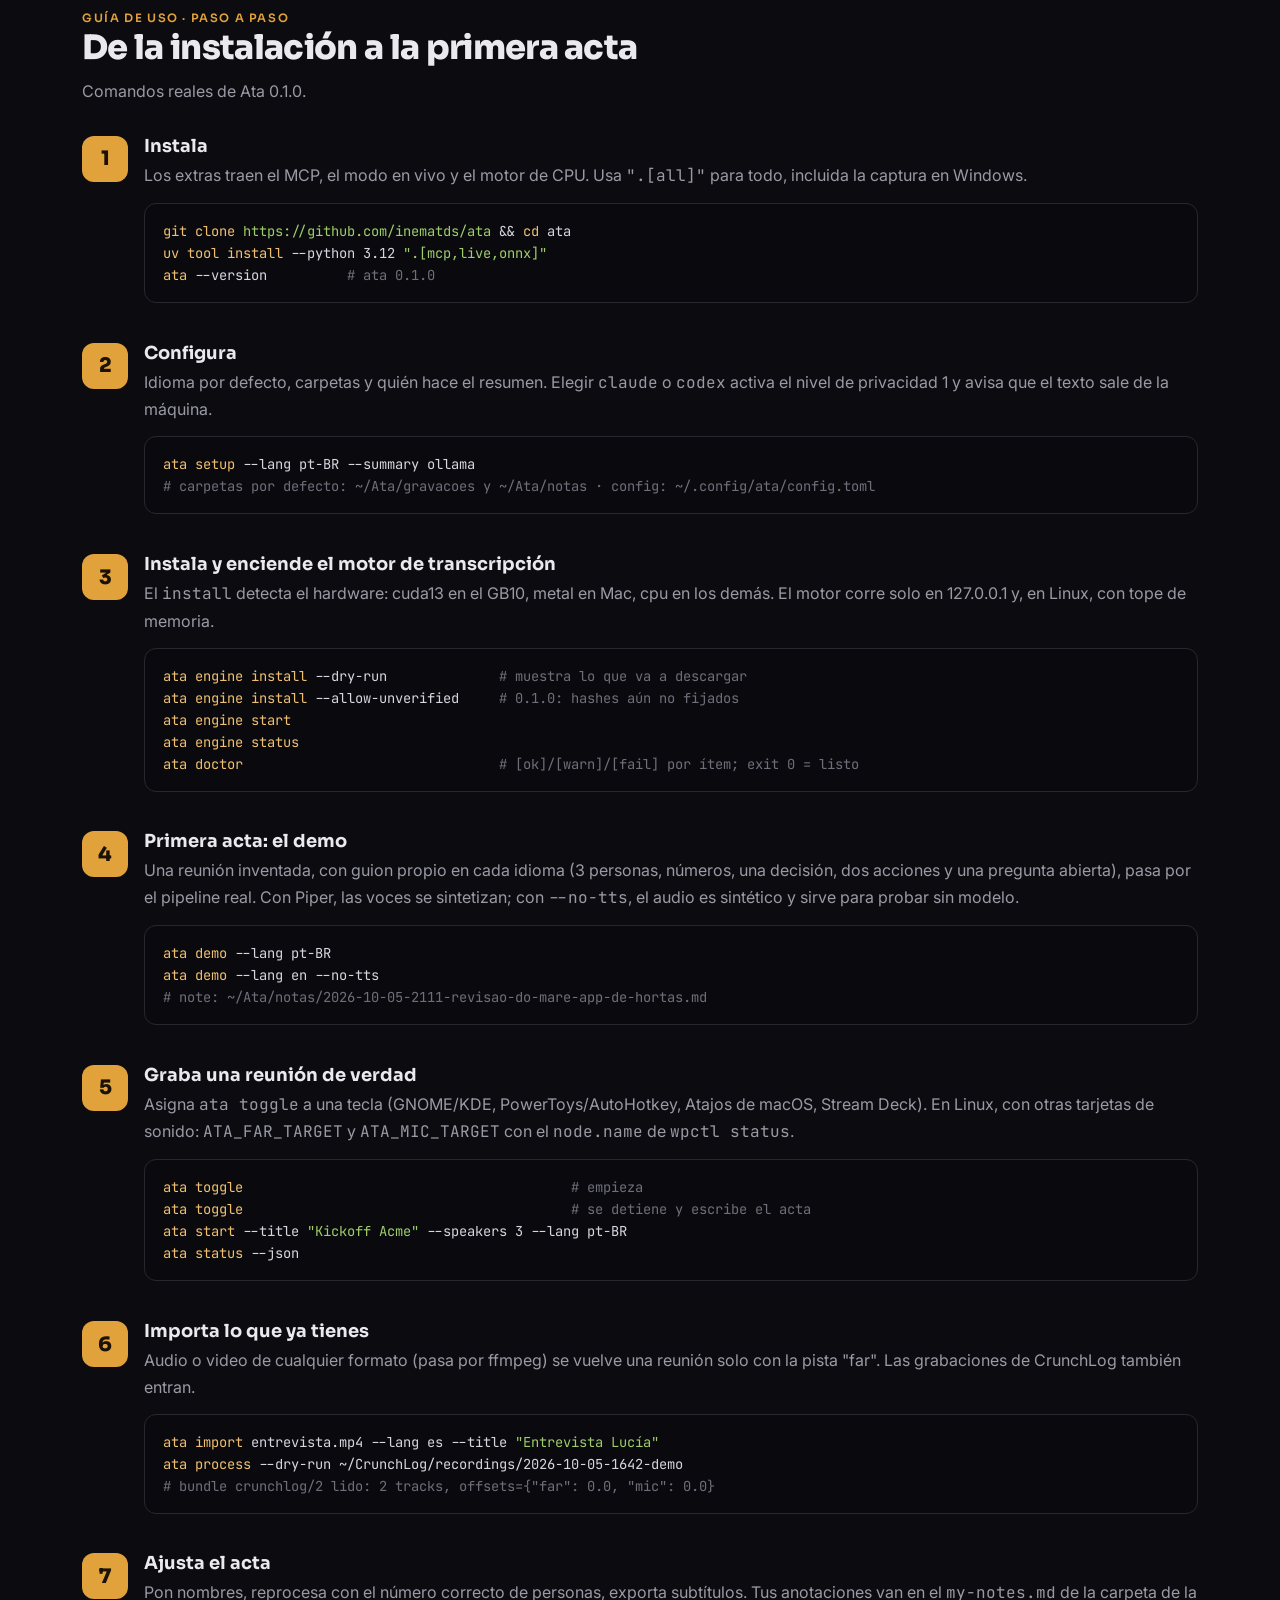
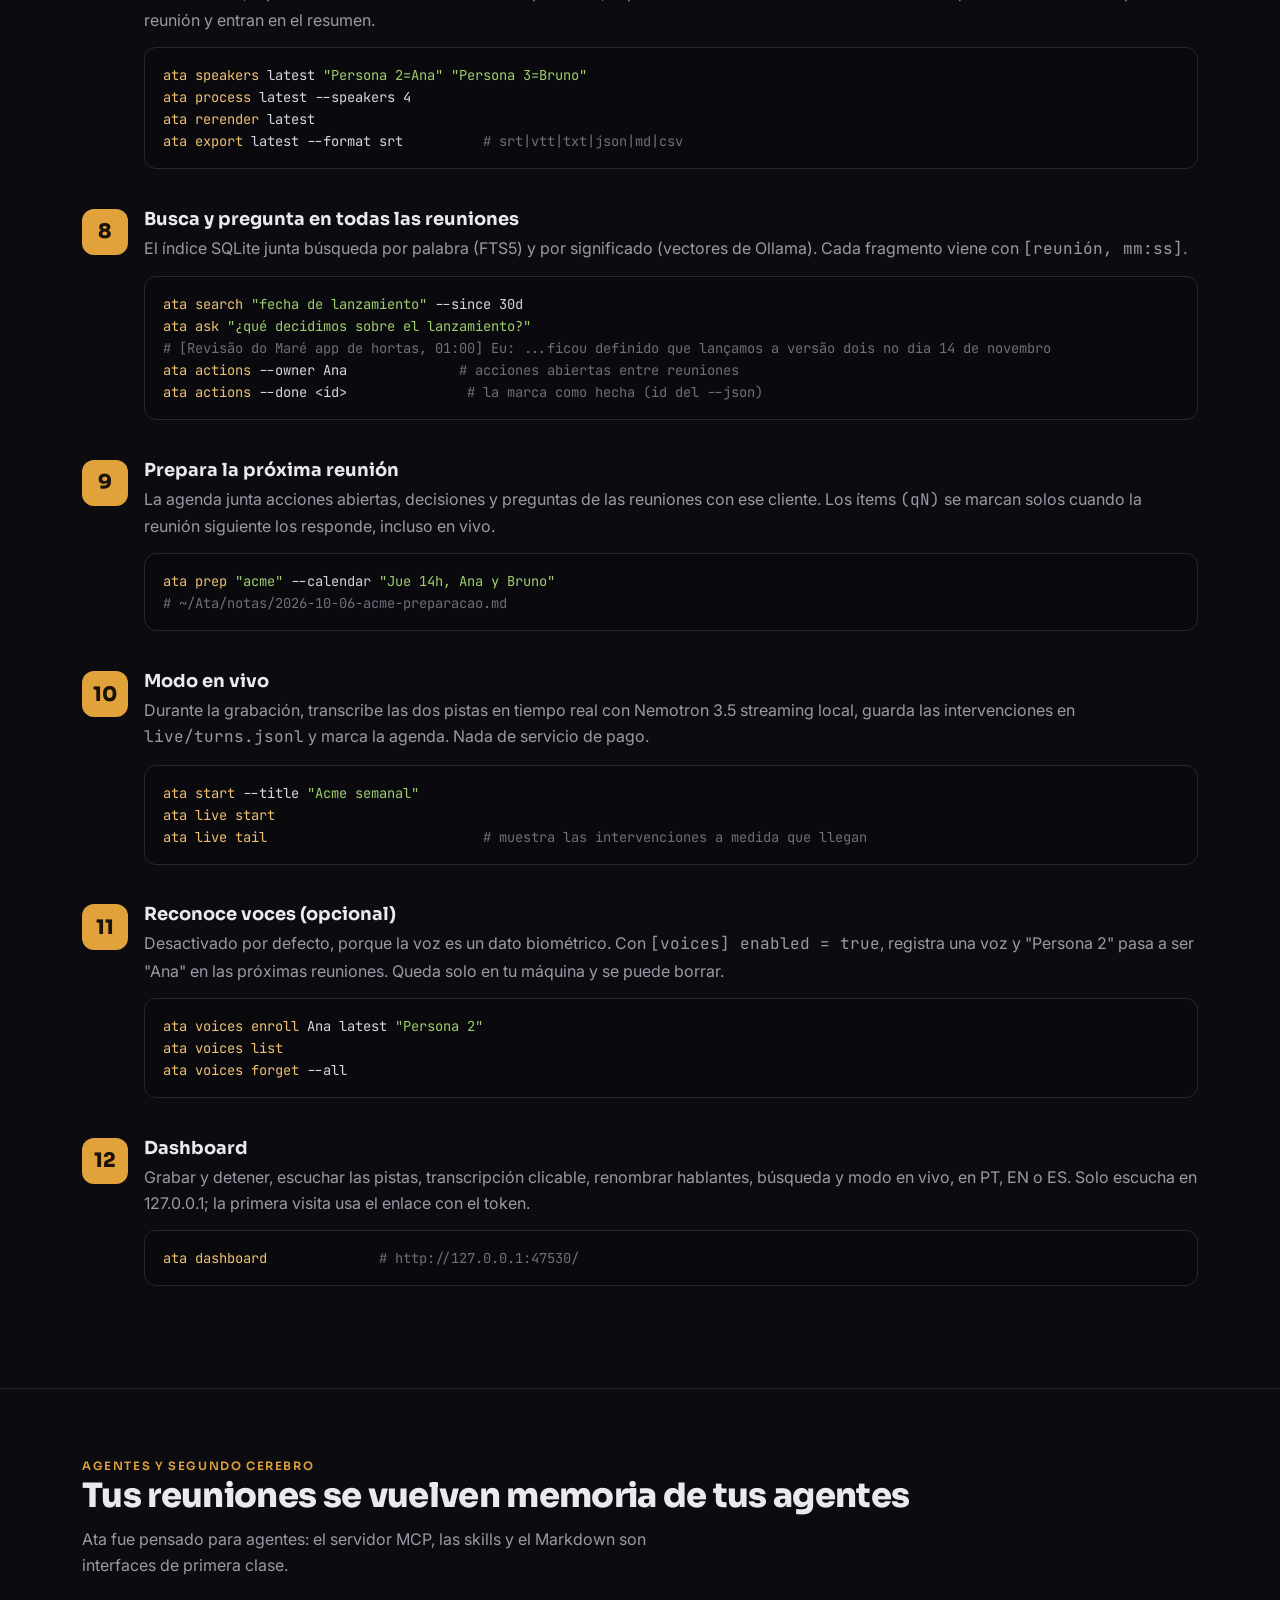
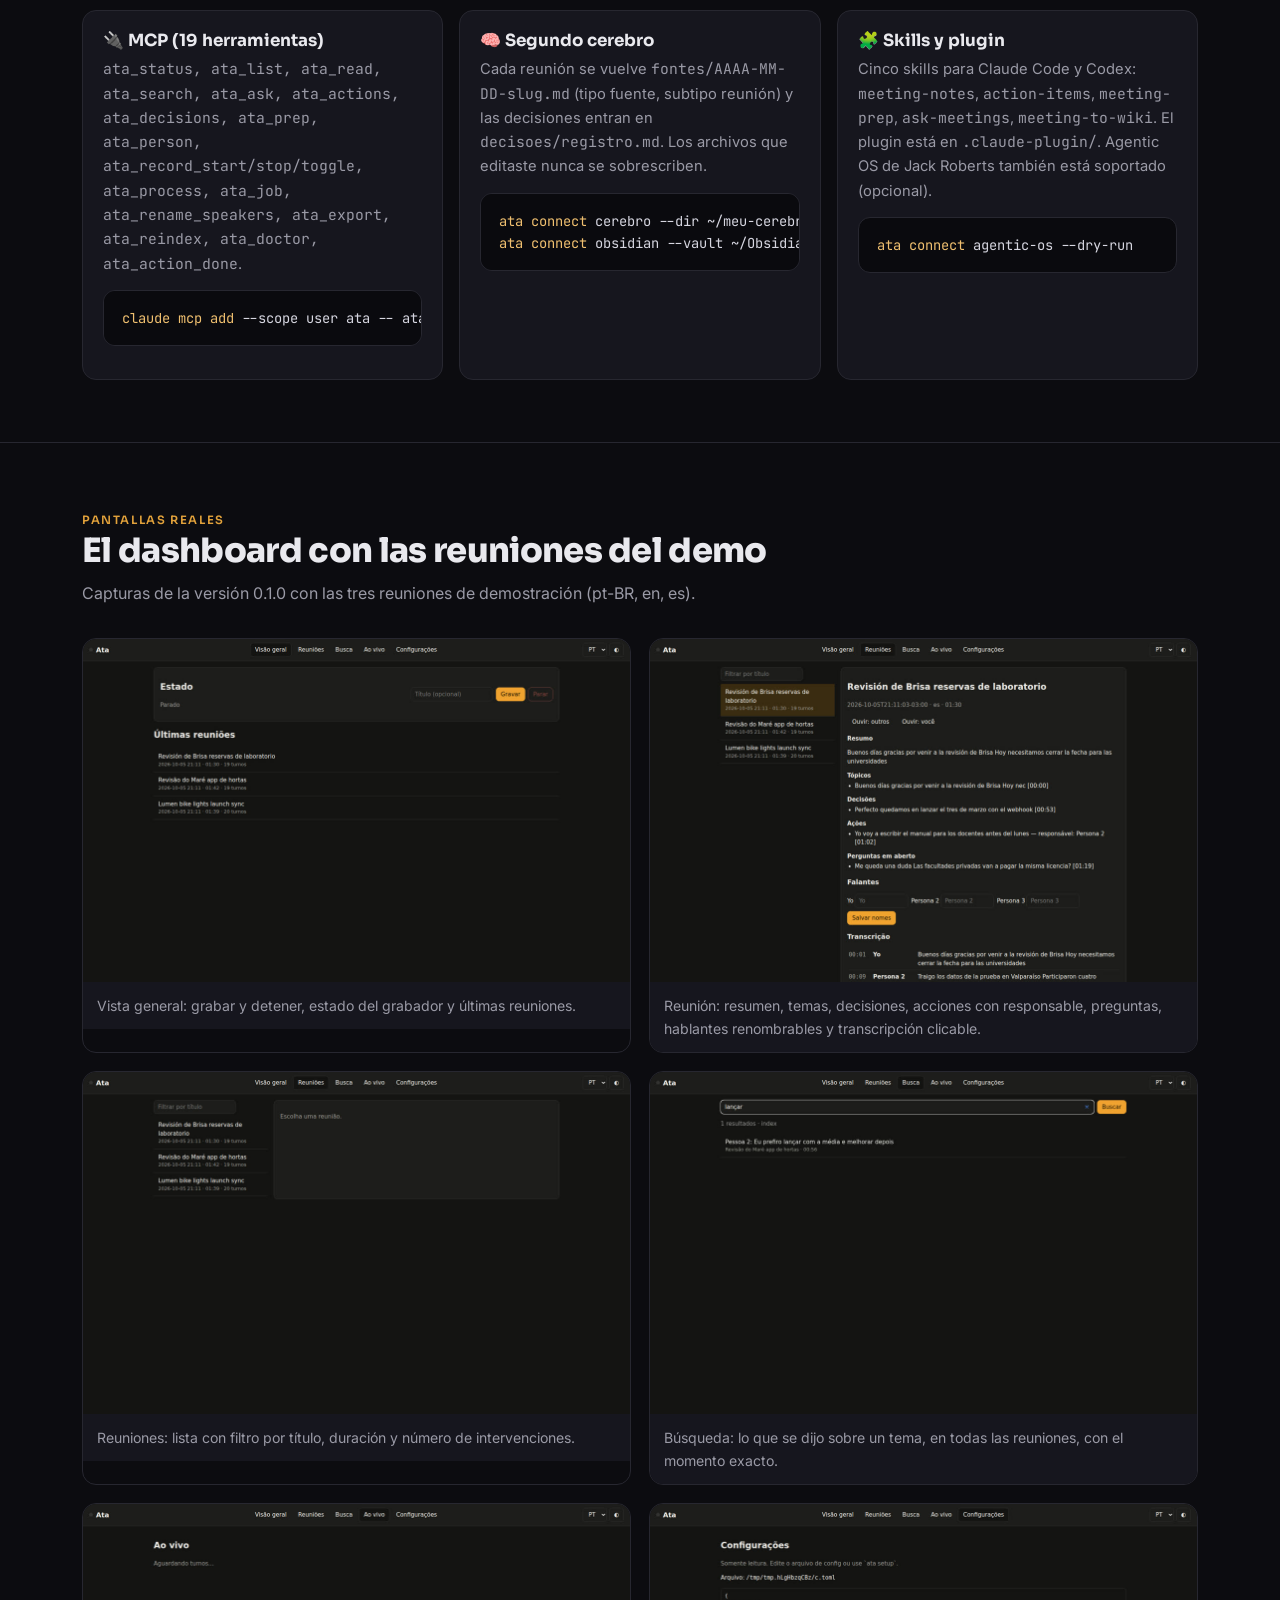
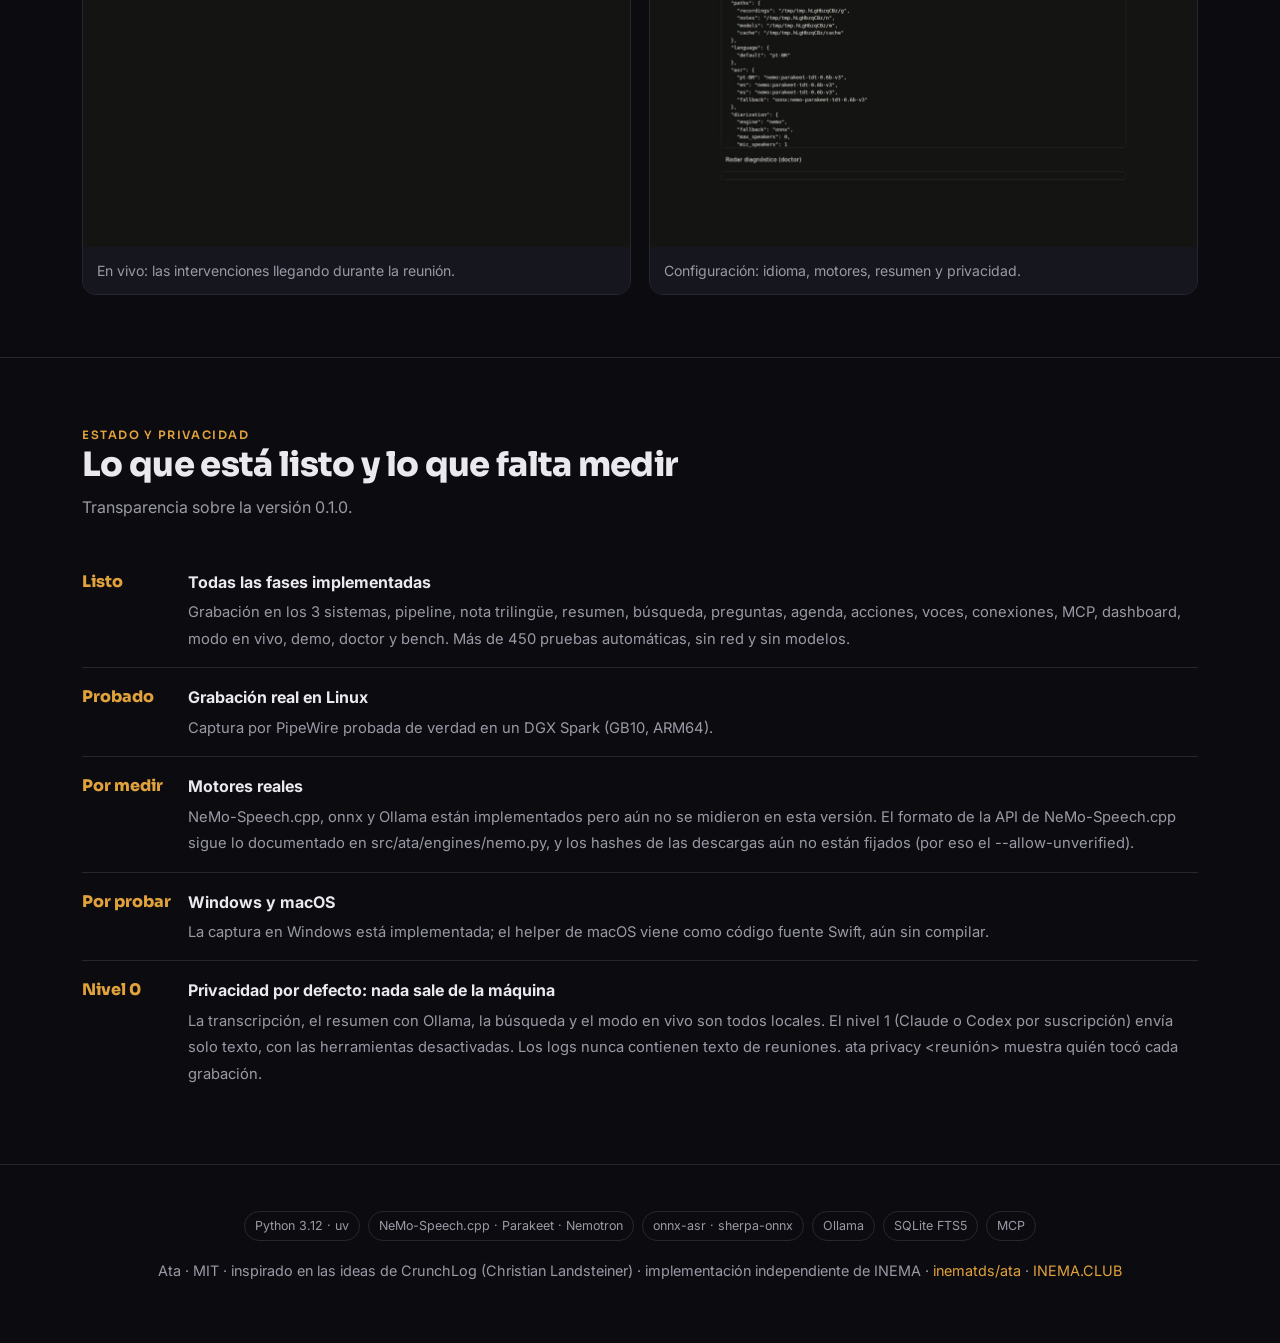
<file: guia/es/index.html>
<!DOCTYPE html>
<html lang="es">
<head>
<meta charset="utf-8">
<meta name="viewport" content="width=device-width, initial-scale=1">
<title>Ata — notas de reunión local-first en español, portugués e inglés</title>
<meta name="description" content="Ata: graba reuniones en dos pistas, transcribe en tu máquina (GPU o CPU) en español, portugués o inglés y recibe el acta con cada intervención por persona, resumen, búsqueda, MCP y modo en vivo. Código abierto de INEMA.">
<link rel="alternate" hreflang="pt-BR" href="https://inematds.github.io/ata/guia/">
<link rel="alternate" hreflang="en" href="https://inematds.github.io/ata/guia/en/">
<link rel="alternate" hreflang="es" href="https://inematds.github.io/ata/guia/es/">
<link rel="preconnect" href="https://fonts.googleapis.com">
<link rel="preconnect" href="https://fonts.gstatic.com" crossorigin>
<link href="https://fonts.googleapis.com/css2?family=Sora:wght@400;600;800&family=Inter:wght@400;500;600&family=JetBrains+Mono:wght@400;600&display=swap" rel="stylesheet">
<style>
  :root{
    --bg:#0c0c10; --bg2:#14141b; --card:#16161e; --line:#272730;
    --txt:#e9e9ee; --mut:#9a9aa6; --amb:#E2A23B; --amb2:#f0c070; --sky:#38bdf8; --pro:#cbd5e1;
    color-scheme:dark;
  }
  body.light{
    --bg:#f6f7f9; --bg2:#eceef2; --card:#ffffff; --line:#e1e3ea;
    --txt:#1a1a22; --mut:#5b5b68; --amb:#b9791d; --amb2:#a16207; --sky:#0369a1; --pro:#b45309;
    color-scheme:light;
  }
  body.light .hero .glow{opacity:.5}
  body.light pre{background:#0e0e14;color:#d6d6e0}
  body.light pre .c{color:#8a8a98}
  *{box-sizing:border-box}
  html{scroll-behavior:smooth}
  body{margin:0;background:var(--bg);color:var(--txt);font:16px/1.65 Inter,system-ui,sans-serif;-webkit-font-smoothing:antialiased}
  h1,h2,h3{font-family:Sora,sans-serif;line-height:1.15;margin:0}
  a{color:var(--amb);text-decoration:none}
  code,pre{font-family:"JetBrains Mono",monospace}
  .wrap{max-width:1160px;margin:0 auto;padding:0 22px}
  .mut{color:var(--mut)} .amb{color:var(--amb)}
  .chip{display:inline-block;font-size:.72rem;letter-spacing:.14em;text-transform:uppercase;color:var(--amb);font-weight:600;font-family:Sora}
  nav{position:sticky;top:0;z-index:30;backdrop-filter:blur(12px);background:rgba(12,12,16,.78);border-bottom:1px solid var(--line)}
  nav .wrap{display:flex;align-items:center;gap:22px;height:60px}
  nav .brand{display:flex;align-items:center;gap:8px;font-family:Sora;font-weight:800;letter-spacing:-.02em;color:var(--amb)}
  nav .brand .emoji{font-size:1.25rem}
  nav .sep{color:var(--mut);opacity:.45}
  nav .inema{color:var(--sky);font-weight:600;font-size:.88rem;font-family:Sora}
  nav .inema:hover{filter:brightness(1.15)}
  nav .pro{color:var(--pro);font-weight:600;font-size:.88rem;font-family:Sora}
  nav .pro:hover{filter:brightness(1.15)}
  nav .clubpro{display:inline-flex;align-items:center;gap:6px}
  nav .links{margin-left:auto;display:flex;align-items:center;gap:20px;font-size:.92rem}
  nav .links a.sec{color:var(--mut)} nav .links a.sec:hover{color:var(--txt)}
  .lang{display:inline-flex;gap:2px;font-family:Sora;font-size:.78rem}
  .lang a{color:var(--mut);padding:.2em .45em;border-radius:6px} .lang a.on{color:var(--amb);background:rgba(226,162,59,.12)}
  .tgl{background:var(--bg2);border:1px solid var(--line);color:var(--txt);width:38px;height:38px;border-radius:10px;cursor:pointer;display:inline-flex;align-items:center;justify-content:center;font-size:1.05rem}
  .tgl:hover{border-color:var(--amb)}
  .btn{display:inline-block;background:var(--amb);color:#1a1206;font-weight:600;padding:.6em 1.05em;border-radius:10px;font-family:Sora}
  .btn.ghost{background:transparent;color:var(--txt);border:1px solid var(--line)}
  @media(max-width:760px){nav .links a.sec{display:none}}
  @media(max-width:520px){nav .wrap{gap:8px;padding:8px 14px;height:auto;flex-wrap:wrap} nav .links{gap:8px;margin-left:0;width:100%;justify-content:space-between} nav .btn{padding:.45em .7em;font-size:.82rem} .tgl{width:34px;height:34px}}
  .hero{position:relative;overflow:hidden;border-bottom:1px solid var(--line)}
  .hero .glow{position:absolute;inset:-40% -20% auto auto;width:70%;height:600px;background:radial-gradient(closest-side,rgba(226,162,59,.22),transparent 70%);pointer-events:none}
  .hero .wrap{display:grid;grid-template-columns:1.1fr .9fr;gap:40px;align-items:center;padding:74px 22px}
  .hero h1{font-size:clamp(2.2rem,5vw,3.5rem);font-weight:800;letter-spacing:-.025em}
  .hero p.lead{font-size:1.18rem;color:var(--mut);margin:1.1em 0 1.6em;max-width:34ch}
  .hero .cta{display:flex;gap:12px;flex-wrap:wrap}
  .hero figure{margin:0;border-radius:16px;overflow:hidden;border:1px solid var(--line);box-shadow:0 30px 80px -30px #000}
  .hero figure img{width:100%;display:block}
  @media(max-width:780px){.hero .wrap{grid-template-columns:1fr;padding:48px 22px}}
  section{padding:62px 0;border-bottom:1px solid var(--line)}
  section h2{font-size:clamp(1.5rem,3.4vw,2.1rem);font-weight:800;letter-spacing:-.02em}
  section .sub{color:var(--mut);margin:.6em 0 2em;max-width:62ch}
  .grid{display:grid;gap:16px}
  .g3{grid-template-columns:repeat(3,1fr)} .g4{grid-template-columns:repeat(4,1fr)} .g2{grid-template-columns:repeat(2,1fr)}
  @media(max-width:820px){.g3,.g4{grid-template-columns:1fr 1fr}}
  @media(max-width:540px){.g2,.g3,.g4{grid-template-columns:1fr}}
  .card{background:var(--card);border:1px solid var(--line);border-radius:14px;padding:20px}
  .card h3{font-size:1.05rem;margin-bottom:.4em}
  .card p{color:var(--mut);font-size:.92rem;margin:0}
  .num{display:inline-flex;width:30px;height:30px;align-items:center;justify-content:center;border-radius:8px;background:rgba(226,162,59,.14);color:var(--amb);font-family:Sora;font-weight:800;font-size:.9rem;margin-bottom:.7em}
  .flow{display:flex;flex-wrap:wrap;gap:8px;align-items:center;margin-top:10px}
  .flow span{background:var(--bg2);border:1px solid var(--line);border-radius:999px;padding:.45em .9em;font-size:.85rem;font-family:Sora;font-weight:600}
  .flow .arr{color:var(--amb);border:none;background:none;padding:0 .1em}
  pre{background:#0a0a0e;border:1px solid var(--line);border-radius:12px;padding:16px 18px;overflow:auto;font-size:.86rem;line-height:1.6;color:#d6d6e0}
  pre .c{color:#6f6f7c} pre .k{color:var(--amb2)} pre .s{color:#9ece6a}
  .step{display:grid;grid-template-columns:46px minmax(0,1fr);gap:16px;margin-bottom:26px}
  .step>div,.card{min-width:0}
  p code,li code,td code{overflow-wrap:anywhere}
  .step .b{width:46px;height:46px;border-radius:12px;background:var(--amb);color:#1a1206;font-family:Sora;font-weight:800;font-size:1.25rem;display:flex;align-items:center;justify-content:center}
  .step h3{font-size:1.12rem;margin-bottom:.3em}
  .step p{color:var(--mut);margin:.2em 0 .7em}
  .ex{display:grid;grid-template-columns:1fr 1fr;gap:18px}
  @media(max-width:680px){.ex{grid-template-columns:1fr}}
  .ex figure{margin:0;border-radius:14px;overflow:hidden;border:1px solid var(--line)}
  .ex figure img{width:100%;display:block}
  .ex figcaption{padding:12px 14px;font-size:.88rem;color:var(--mut);background:var(--card)}
  .phase{display:flex;gap:14px;padding:16px 0;border-bottom:1px solid var(--line)}
  .phase:last-child{border:none}
  .phase .tag{flex:0 0 92px;font-family:Sora;font-weight:800;color:var(--amb)}
  .phase .d strong{display:block;margin-bottom:.2em}
  .phase .d span{color:var(--mut);font-size:.92rem}
  footer{padding:46px 0;text-align:center;color:var(--mut);font-size:.9rem}
  .pill{display:inline-block;border:1px solid var(--line);border-radius:999px;padding:.3em .8em;font-size:.78rem;color:var(--mut);margin:0 4px}
</style>
</head>
<body>

<nav><div class="wrap">
  <a class="brand" href="#top"><span class="emoji">📝</span> Ata</a>
  <span class="sep">|</span>
  <span class="clubpro">
    <a class="inema" href="https://inema.club" target="_blank" rel="noopener">INEMA.CLUB</a>
    <span class="sep">-</span>
    <a class="pro" href="https://inema.pro" target="_blank" rel="noopener">PRO</a>
  </span>
  <div class="links">
    <a class="sec" href="#oque">Qué es</a>
    <a class="sec" href="#fluxo">Cómo funciona</a>
    <a class="sec" href="#guia">Guía de uso</a>
    <a class="sec" href="#agentes">Agentes</a>
    <a class="sec" href="#exemplos">Pantallas</a>
    <a class="sec" href="#roadmap">Estado</a>
    <span class="lang"><a href="../">PT</a><a href="../en/">EN</a><a class="on" href="./">ES</a></span>
    <button class="tgl" id="themeToggle" aria-label="Cambiar tema" title="Cambiar tema">🌙</button>
    <a class="btn" href="https://github.com/inematds/ata" target="_blank" rel="noopener">GitHub</a>
  </div>
</div></nav>

<header class="hero" id="top">
  <div class="glow"></div>
  <div class="wrap">
    <div>
      <span class="chip">Notas de reunión local-first · pt-BR, EN y ES · código abierto</span>
      <h1>Tu reunión se vuelve <span class="amb">acta</span>, sin salir de tu máquina</h1>
      <p class="lead">Ata graba la llamada en dos pistas (lo que escuchas y lo que dices), transcribe en tu máquina con GPU o CPU y entrega la nota con cada intervención por persona, resumen, decisiones y acciones. Sin bot en la llamada, sin cuenta, sin API de pago.</p>
      <div class="cta">
        <a class="btn" href="#guia">Empezar la guía</a>
        <a class="btn ghost" href="https://github.com/inematds/ata" target="_blank" rel="noopener">Ver en GitHub</a>
      </div>
    </div>
    <figure><img src="../assets/banner-es.jpg" alt="Ata: tu reunión se vuelve acta"></figure>
  </div>
</header>

<section id="oque"><div class="wrap">
  <span class="chip">Qué es</span>
  <h2>Un notetaker de reuniones que habla español y respeta tu privacidad</h2>
  <p class="sub">Proyecto abierto de INEMA (MIT), inspirado en las ideas de CrunchLog, de Christian Landsteiner. Es una implementación independiente: no se usó ninguna línea de código suyo. La diferencia está en el portugués, el inglés y el español como idiomas de primera clase, Linux como plataforma principal, uso de la GPU, resumen local y modo en vivo sin servicio de pago.</p>
  <figure style="margin:0 0 26px;border-radius:16px;overflow:hidden;border:1px solid var(--line);box-shadow:0 30px 80px -30px #000"><img src="../assets/banner-grade-es.jpg" alt="Funciones de Ata: dos pistas, español, portugués e inglés, GPU o CPU, resumen local, búsqueda y MCP, modo en vivo" loading="lazy" style="width:100%;display:block"></figure>
  <div class="grid g3">
    <div class="card"><h3>🎧 Dos pistas, "el micrófono eres tú"</h3><p>La salida de sonido (Meet, Zoom, Teams) y el micrófono se graban por separado. Todo lo que viene del micrófono es "Yo"; el gate quita el eco del parlante y la separación de hablantes solo actúa del otro lado.</p></div>
    <div class="card"><h3>🇧🇷 Portugués, inglés y español</h3><p>El motor, la limpieza de muletillas ("né", "tipo"; "um", "uh"; "este", "o sea"), la nota, el resumen, el demo y la preparación cambian con el idioma de la reunión. Etiquetas: Eu / Pessoa 2, Me / Speaker 2, Yo / Persona 2.</p></div>
    <div class="card"><h3>🔒 Local por defecto</h3><p>La transcripción (NeMo-Speech.cpp en la GPU u onnx en la CPU), el resumen (Ollama), la búsqueda y el modo en vivo corren en tu máquina. Claude o Codex por suscripción son opcionales y solo reciben texto, nunca audio.</p></div>
  </div>
</div></section>

<section id="fluxo"><div class="wrap">
  <span class="chip">Cómo funciona</span>
  <h2>De la tecla al acta, en un solo camino</h2>
  <p class="sub">Cada reunión se vuelve una carpeta (el bundle <code>ata/1</code>) con far.wav, mic.wav y meta.json. Todo lo que viene después (palabras, intervenciones, resumen, nota, índice) es derivado y se puede rehacer.</p>
  <div class="flow">
    <span>ata toggle</span><span class="arr">→</span>
    <span>far.wav + mic.wav</span><span class="arr">→</span>
    <span>transcripción por pista e idioma</span><span class="arr">→</span>
    <span>el gate quita el eco</span><span class="arr">→</span>
    <span>quién habló (+ voces conocidas)</span><span class="arr">→</span>
    <span>intervenciones + limpieza</span><span class="arr">→</span>
    <span>resumen JSON</span><span class="arr">→</span>
    <span>nota + búsqueda + segundo cerebro</span>
  </div>
  <div class="grid g3" style="margin-top:22px">
    <div class="card"><h3>Grabación en los 3 sistemas</h3><p>Linux: PipeWire (<code>pw-record</code>, con alineación de las pistas por el eco). Windows: WASAPI loopback. macOS 14.2+: helper Swift con process tap (código fuente incluido).</p></div>
    <div class="card"><h3>Motores intercambiables</h3><p>Principal: NeMo-Speech.cpp (Parakeet v3, Nemotron 3.5 streaming y Nemotron 3 Diarization; CUDA en el DGX Spark/GB10, Metal en Mac). Respaldo: onnx-asr + sherpa-onnx en la CPU. Si el principal falla, pasa al respaldo y lo registra en la nota.</p></div>
    <div class="card"><h3>Lee CrunchLog</h3><p>Las grabaciones de CrunchLog (<code>bundle_version: 2</code>) se leen y procesan como copia, sin tocar el original. Sirve para migrar y para comparar resultados.</p></div>
  </div>
</div></section>

<section id="pre"><div class="wrap">
  <span class="chip">Requisitos previos</span>
  <h2>Lo que necesitas</h2>
  <p class="sub">Python 3.12 viene con uv. Para el resumen local, Ollama; para la grabación en Linux, PipeWire.</p>
  <div class="grid g3">
    <div class="card"><h3>uv</h3><p>Gestor de Python de Astral.</p><pre><span class="c"># Linux / macOS</span>
<span class="k">curl</span> -LsSf <span class="s">https://astral.sh/uv/install.sh</span> | sh
<span class="c"># Windows (PowerShell)</span>
<span class="k">powershell</span> -c <span class="s">"irm https://astral.sh/uv/install.ps1 | iex"</span></pre></div>
    <div class="card"><h3>Ollama (resumen local)</h3><p>El valor por defecto es <code>qwen3.6:35b-a3b</code>; se puede cambiar en el <code>config.toml</code>.</p><pre><span class="k">ollama</span> pull qwen3.6:35b-a3b
<span class="k">ollama</span> pull qwen3-embedding:0.6b</pre></div>
    <div class="card"><h3>Opcionales</h3><p>ffmpeg (importar mp3/mp4), Piper (voz del demo), Claude Code o Codex con sesión iniciada (resumen por suscripción).</p><pre><span class="k">which</span> pw-record ffmpeg piper claude codex</pre></div>
  </div>
</div></section>

<section id="guia"><div class="wrap">
  <span class="chip">Guía de uso · paso a paso</span>
  <h2>De la instalación a la primera acta</h2>
  <p class="sub">Comandos reales de Ata 0.1.0.</p>

  <div class="step"><div class="b">1</div><div>
    <h3>Instala</h3>
    <p>Los extras traen el MCP, el modo en vivo y el motor de CPU. Usa <code>".[all]"</code> para todo, incluida la captura en Windows.</p>
<pre><span class="k">git clone</span> <span class="s">https://github.com/inematds/ata</span> && <span class="k">cd</span> ata
<span class="k">uv tool install</span> --python 3.12 <span class="s">".[mcp,live,onnx]"</span>
<span class="k">ata</span> --version          <span class="c"># ata 0.1.0</span></pre>
  </div></div>

  <div class="step"><div class="b">2</div><div>
    <h3>Configura</h3>
    <p>Idioma por defecto, carpetas y quién hace el resumen. Elegir <code>claude</code> o <code>codex</code> activa el nivel de privacidad 1 y avisa que el texto sale de la máquina.</p>
<pre><span class="k">ata setup</span> --lang pt-BR --summary ollama
<span class="c"># carpetas por defecto: ~/Ata/gravacoes y ~/Ata/notas · config: ~/.config/ata/config.toml</span></pre>
  </div></div>

  <div class="step"><div class="b">3</div><div>
    <h3>Instala y enciende el motor de transcripción</h3>
    <p>El <code>install</code> detecta el hardware: cuda13 en el GB10, metal en Mac, cpu en los demás. El motor corre solo en 127.0.0.1 y, en Linux, con tope de memoria.</p>
<pre><span class="k">ata engine install</span> --dry-run              <span class="c"># muestra lo que va a descargar</span>
<span class="k">ata engine install</span> --allow-unverified     <span class="c"># 0.1.0: hashes aún no fijados</span>
<span class="k">ata engine start</span>
<span class="k">ata engine status</span>
<span class="k">ata doctor</span>                                <span class="c"># [ok]/[warn]/[fail] por ítem; exit 0 = listo</span></pre>
  </div></div>

  <div class="step"><div class="b">4</div><div>
    <h3>Primera acta: el demo</h3>
    <p>Una reunión inventada, con guion propio en cada idioma (3 personas, números, una decisión, dos acciones y una pregunta abierta), pasa por el pipeline real. Con Piper, las voces se sintetizan; con <code>--no-tts</code>, el audio es sintético y sirve para probar sin modelo.</p>
<pre><span class="k">ata demo</span> --lang pt-BR
<span class="k">ata demo</span> --lang en --no-tts
<span class="c"># note: ~/Ata/notas/2026-10-05-2111-revisao-do-mare-app-de-hortas.md</span></pre>
  </div></div>

  <div class="step"><div class="b">5</div><div>
    <h3>Graba una reunión de verdad</h3>
    <p>Asigna <code>ata toggle</code> a una tecla (GNOME/KDE, PowerToys/AutoHotkey, Atajos de macOS, Stream Deck). En Linux, con otras tarjetas de sonido: <code>ATA_FAR_TARGET</code> y <code>ATA_MIC_TARGET</code> con el <code>node.name</code> de <code>wpctl status</code>.</p>
<pre><span class="k">ata toggle</span>                                         <span class="c"># empieza</span>
<span class="k">ata toggle</span>                                         <span class="c"># se detiene y escribe el acta</span>
<span class="k">ata start</span> --title <span class="s">"Kickoff Acme"</span> --speakers 3 --lang pt-BR
<span class="k">ata status</span> --json</pre>
  </div></div>

  <div class="step"><div class="b">6</div><div>
    <h3>Importa lo que ya tienes</h3>
    <p>Audio o video de cualquier formato (pasa por ffmpeg) se vuelve una reunión solo con la pista "far". Las grabaciones de CrunchLog también entran.</p>
<pre><span class="k">ata import</span> entrevista.mp4 --lang es --title <span class="s">"Entrevista Lucía"</span>
<span class="k">ata process</span> --dry-run ~/CrunchLog/recordings/2026-10-05-1642-demo
<span class="c"># bundle crunchlog/2 lido: 2 tracks, offsets={"far": 0.0, "mic": 0.0}</span></pre>
  </div></div>

  <div class="step"><div class="b">7</div><div>
    <h3>Ajusta el acta</h3>
    <p>Pon nombres, reprocesa con el número correcto de personas, exporta subtítulos. Tus anotaciones van en el <code>my-notes.md</code> de la carpeta de la reunión y entran en el resumen.</p>
<pre><span class="k">ata speakers</span> latest <span class="s">"Persona 2=Ana"</span> <span class="s">"Persona 3=Bruno"</span>
<span class="k">ata process</span> latest --speakers 4
<span class="k">ata rerender</span> latest
<span class="k">ata export</span> latest --format srt          <span class="c"># srt|vtt|txt|json|md|csv</span></pre>
  </div></div>

  <div class="step"><div class="b">8</div><div>
    <h3>Busca y pregunta en todas las reuniones</h3>
    <p>El índice SQLite junta búsqueda por palabra (FTS5) y por significado (vectores de Ollama). Cada fragmento viene con <code>[reunión, mm:ss]</code>.</p>
<pre><span class="k">ata search</span> <span class="s">"fecha de lanzamiento"</span> --since 30d
<span class="k">ata ask</span> <span class="s">"¿qué decidimos sobre el lanzamiento?"</span>
<span class="c"># [Revisão do Maré app de hortas, 01:00] Eu: ...ficou definido que lançamos a versão dois no dia 14 de novembro</span>
<span class="k">ata actions</span> --owner Ana              <span class="c"># acciones abiertas entre reuniones</span>
<span class="k">ata actions</span> --done &lt;id&gt;               <span class="c"># la marca como hecha (id del --json)</span></pre>
  </div></div>

  <div class="step"><div class="b">9</div><div>
    <h3>Prepara la próxima reunión</h3>
    <p>La agenda junta acciones abiertas, decisiones y preguntas de las reuniones con ese cliente. Los ítems <code>(qN)</code> se marcan solos cuando la reunión siguiente los responde, incluso en vivo.</p>
<pre><span class="k">ata prep</span> <span class="s">"acme"</span> --calendar <span class="s">"Jue 14h, Ana y Bruno"</span>
<span class="c"># ~/Ata/notas/2026-10-06-acme-preparacao.md</span></pre>
  </div></div>

  <div class="step"><div class="b">10</div><div>
    <h3>Modo en vivo</h3>
    <p>Durante la grabación, transcribe las dos pistas en tiempo real con Nemotron 3.5 streaming local, guarda las intervenciones en <code>live/turns.jsonl</code> y marca la agenda. Nada de servicio de pago.</p>
<pre><span class="k">ata start</span> --title <span class="s">"Acme semanal"</span>
<span class="k">ata live start</span>
<span class="k">ata live tail</span>                           <span class="c"># muestra las intervenciones a medida que llegan</span></pre>
  </div></div>

  <div class="step"><div class="b">11</div><div>
    <h3>Reconoce voces (opcional)</h3>
    <p>Desactivado por defecto, porque la voz es un dato biométrico. Con <code>[voices] enabled = true</code>, registra una voz y "Persona 2" pasa a ser "Ana" en las próximas reuniones. Queda solo en tu máquina y se puede borrar.</p>
<pre><span class="k">ata voices enroll</span> Ana latest <span class="s">"Persona 2"</span>
<span class="k">ata voices list</span>
<span class="k">ata voices forget</span> --all</pre>
  </div></div>

  <div class="step"><div class="b">12</div><div>
    <h3>Dashboard</h3>
    <p>Grabar y detener, escuchar las pistas, transcripción clicable, renombrar hablantes, búsqueda y modo en vivo, en PT, EN o ES. Solo escucha en 127.0.0.1; la primera visita usa el enlace con el token.</p>
<pre><span class="k">ata dashboard</span>              <span class="c"># http://127.0.0.1:47530/</span></pre>
  </div></div>
</div></section>

<section id="agentes"><div class="wrap">
  <span class="chip">Agentes y segundo cerebro</span>
  <h2>Tus reuniones se vuelven memoria de tus agentes</h2>
  <p class="sub">Ata fue pensado para agentes: el servidor MCP, las skills y el Markdown son interfaces de primera clase.</p>
  <div class="grid g3">
    <div class="card"><h3>🔌 MCP (19 herramientas)</h3><p><code>ata_status, ata_list, ata_read, ata_search, ata_ask, ata_actions, ata_decisions, ata_prep, ata_person, ata_record_start/stop/toggle, ata_process, ata_job, ata_rename_speakers, ata_export, ata_reindex, ata_doctor, ata_action_done</code>.</p><pre><span class="k">claude mcp add</span> --scope user ata -- ata mcp</pre></div>
    <div class="card"><h3>🧠 Segundo cerebro</h3><p>Cada reunión se vuelve <code>fontes/AAAA-MM-DD-slug.md</code> (tipo fuente, subtipo reunión) y las decisiones entran en <code>decisoes/registro.md</code>. Los archivos que editaste nunca se sobrescriben.</p><pre><span class="k">ata connect</span> cerebro --dir ~/meu-cerebro
<span class="k">ata connect</span> obsidian --vault ~/Obsidian</pre></div>
    <div class="card"><h3>🧩 Skills y plugin</h3><p>Cinco skills para Claude Code y Codex: <code>meeting-notes</code>, <code>action-items</code>, <code>meeting-prep</code>, <code>ask-meetings</code>, <code>meeting-to-wiki</code>. El plugin está en <code>.claude-plugin/</code>. Agentic OS de Jack Roberts también está soportado (opcional).</p><pre><span class="k">ata connect</span> agentic-os --dry-run</pre></div>
  </div>
</div></section>

<section id="exemplos"><div class="wrap">
  <span class="chip">Pantallas reales</span>
  <h2>El dashboard con las reuniones del demo</h2>
  <p class="sub">Capturas de la versión 0.1.0 con las tres reuniones de demostración (pt-BR, en, es).</p>
  <div class="ex">
    <figure><img src="../assets/dash-home.jpg" alt="Vista general con grabar y detener y las últimas reuniones" loading="lazy"><figcaption>Vista general: grabar y detener, estado del grabador y últimas reuniones.</figcaption></figure>
    <figure><img src="../assets/dash-meeting.jpg" alt="Reunión abierta con resumen, decisiones, acciones y transcripción" loading="lazy"><figcaption>Reunión: resumen, temas, decisiones, acciones con responsable, preguntas, hablantes renombrables y transcripción clicable.</figcaption></figure>
    <figure><img src="../assets/dash-meetings.jpg" alt="Lista de reuniones con filtro" loading="lazy"><figcaption>Reuniones: lista con filtro por título, duración y número de intervenciones.</figcaption></figure>
    <figure><img src="../assets/dash-search.jpg" alt="Búsqueda en todas las reuniones" loading="lazy"><figcaption>Búsqueda: lo que se dijo sobre un tema, en todas las reuniones, con el momento exacto.</figcaption></figure>
    <figure><img src="../assets/dash-live.jpg" alt="Página del modo en vivo" loading="lazy"><figcaption>En vivo: las intervenciones llegando durante la reunión.</figcaption></figure>
    <figure><img src="../assets/dash-settings.jpg" alt="Configuración" loading="lazy"><figcaption>Configuración: idioma, motores, resumen y privacidad.</figcaption></figure>
  </div>
</div></section>

<section id="roadmap"><div class="wrap">
  <span class="chip">Estado y privacidad</span>
  <h2>Lo que está listo y lo que falta medir</h2>
  <p class="sub">Transparencia sobre la versión 0.1.0.</p>
  <div class="phase"><div class="tag">Listo</div><div class="d"><strong>Todas las fases implementadas</strong><span>Grabación en los 3 sistemas, pipeline, nota trilingüe, resumen, búsqueda, preguntas, agenda, acciones, voces, conexiones, MCP, dashboard, modo en vivo, demo, doctor y bench. Más de 450 pruebas automáticas, sin red y sin modelos.</span></div></div>
  <div class="phase"><div class="tag">Probado</div><div class="d"><strong>Grabación real en Linux</strong><span>Captura por PipeWire probada de verdad en un DGX Spark (GB10, ARM64).</span></div></div>
  <div class="phase"><div class="tag">Por medir</div><div class="d"><strong>Motores reales</strong><span>NeMo-Speech.cpp, onnx y Ollama están implementados pero aún no se midieron en esta versión. El formato de la API de NeMo-Speech.cpp sigue lo documentado en src/ata/engines/nemo.py, y los hashes de las descargas aún no están fijados (por eso el --allow-unverified).</span></div></div>
  <div class="phase"><div class="tag">Por probar</div><div class="d"><strong>Windows y macOS</strong><span>La captura en Windows está implementada; el helper de macOS viene como código fuente Swift, aún sin compilar.</span></div></div>
  <div class="phase"><div class="tag">Nivel 0</div><div class="d"><strong>Privacidad por defecto: nada sale de la máquina</strong><span>La transcripción, el resumen con Ollama, la búsqueda y el modo en vivo son todos locales. El nivel 1 (Claude o Codex por suscripción) envía solo texto, con las herramientas desactivadas. Los logs nunca contienen texto de reuniones. ata privacy &lt;reunión&gt; muestra quién tocó cada grabación.</span></div></div>
</div></section>

<footer>
  <div class="wrap">
    <div class="pill">Python 3.12 · uv</div><div class="pill">NeMo-Speech.cpp · Parakeet · Nemotron</div><div class="pill">onnx-asr · sherpa-onnx</div><div class="pill">Ollama</div><div class="pill">SQLite FTS5</div><div class="pill">MCP</div>
    <p style="margin-top:18px">Ata · MIT · inspirado en las ideas de CrunchLog (Christian Landsteiner) · implementación independiente de INEMA ·
      <a href="https://github.com/inematds/ata">inematds/ata</a> ·
      <a href="https://inema.club">INEMA.CLUB</a></p>
  </div>
</footer>

<script>
  (function(){
    var KEY='ata-theme';
    var b=document.body, t=document.getElementById('themeToggle');
    if(localStorage.getItem(KEY)==='light'){ b.classList.add('light'); t.textContent='☀️'; }
    t.addEventListener('click',function(){
      var light=b.classList.toggle('light');
      t.textContent=light?'☀️':'🌙';
      localStorage.setItem(KEY, light?'light':'dark');
    });
  })();
</script>
</body>
</html>
</file>
